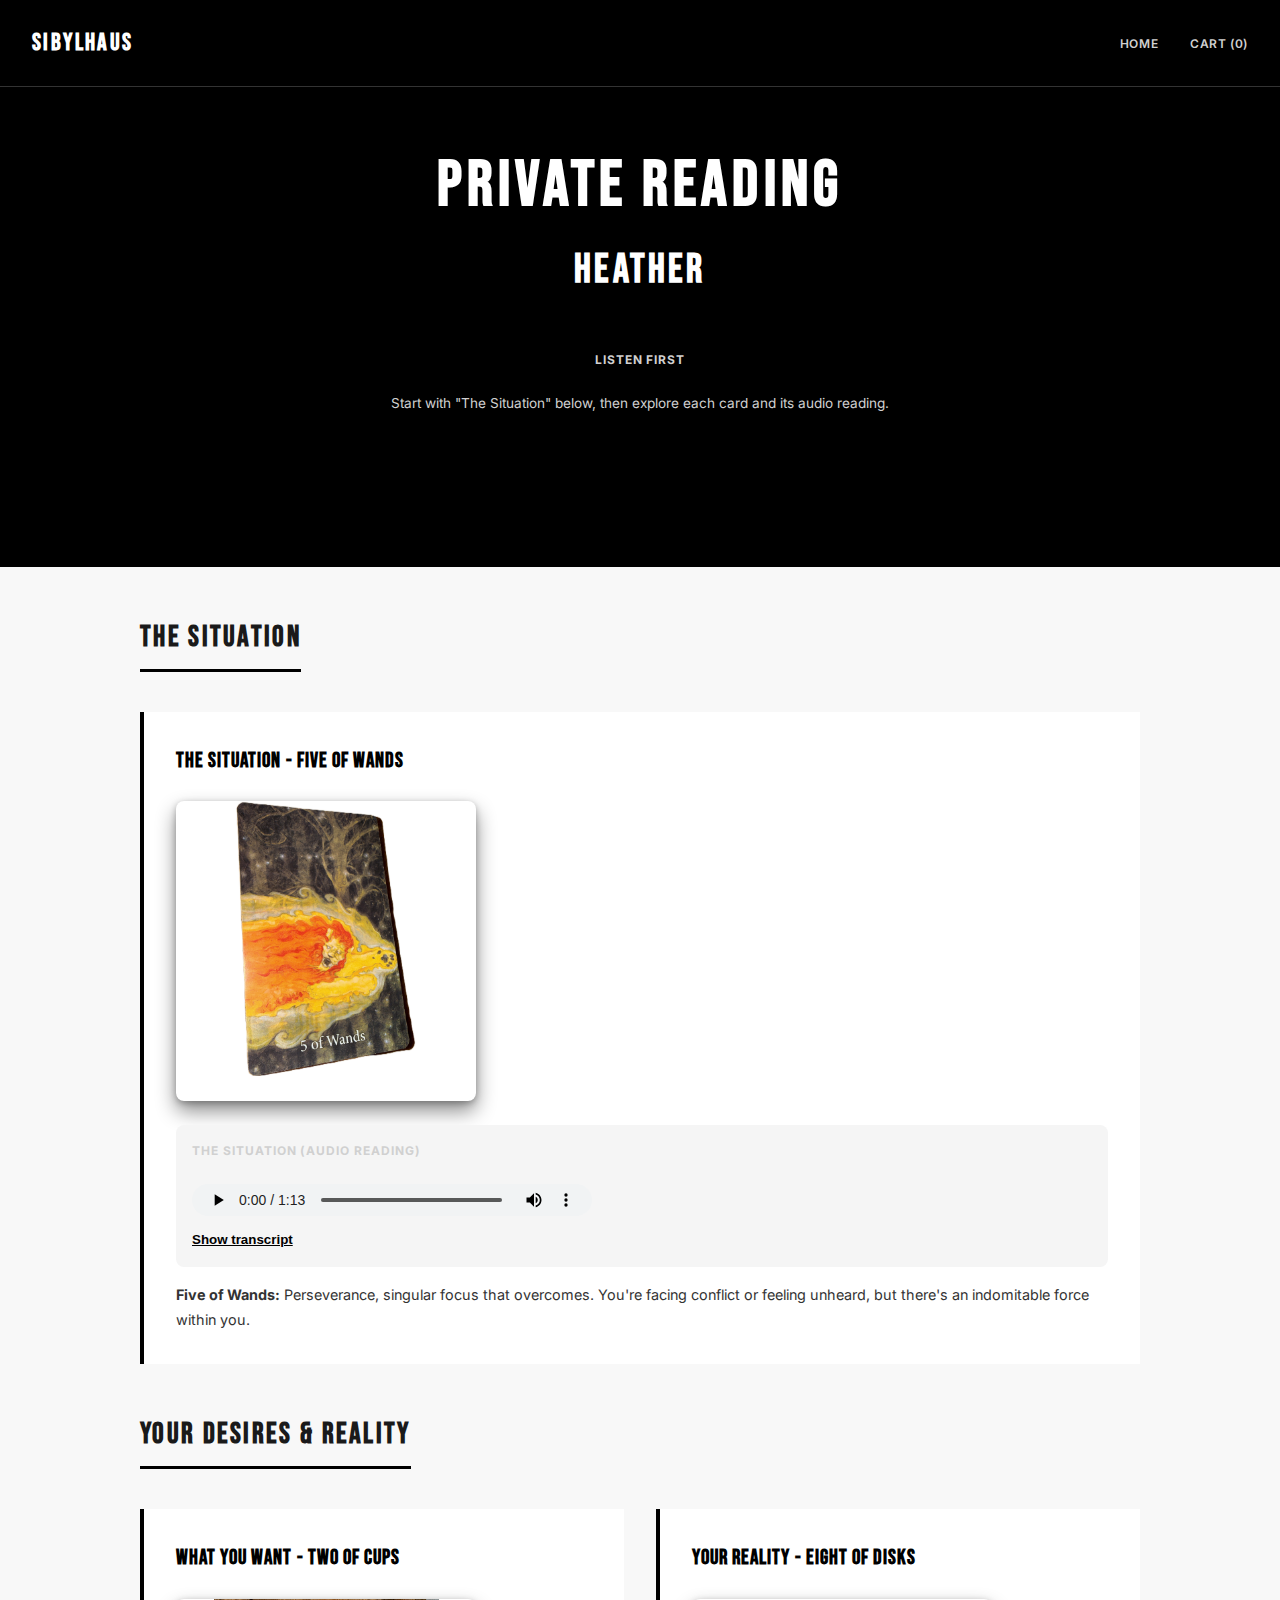
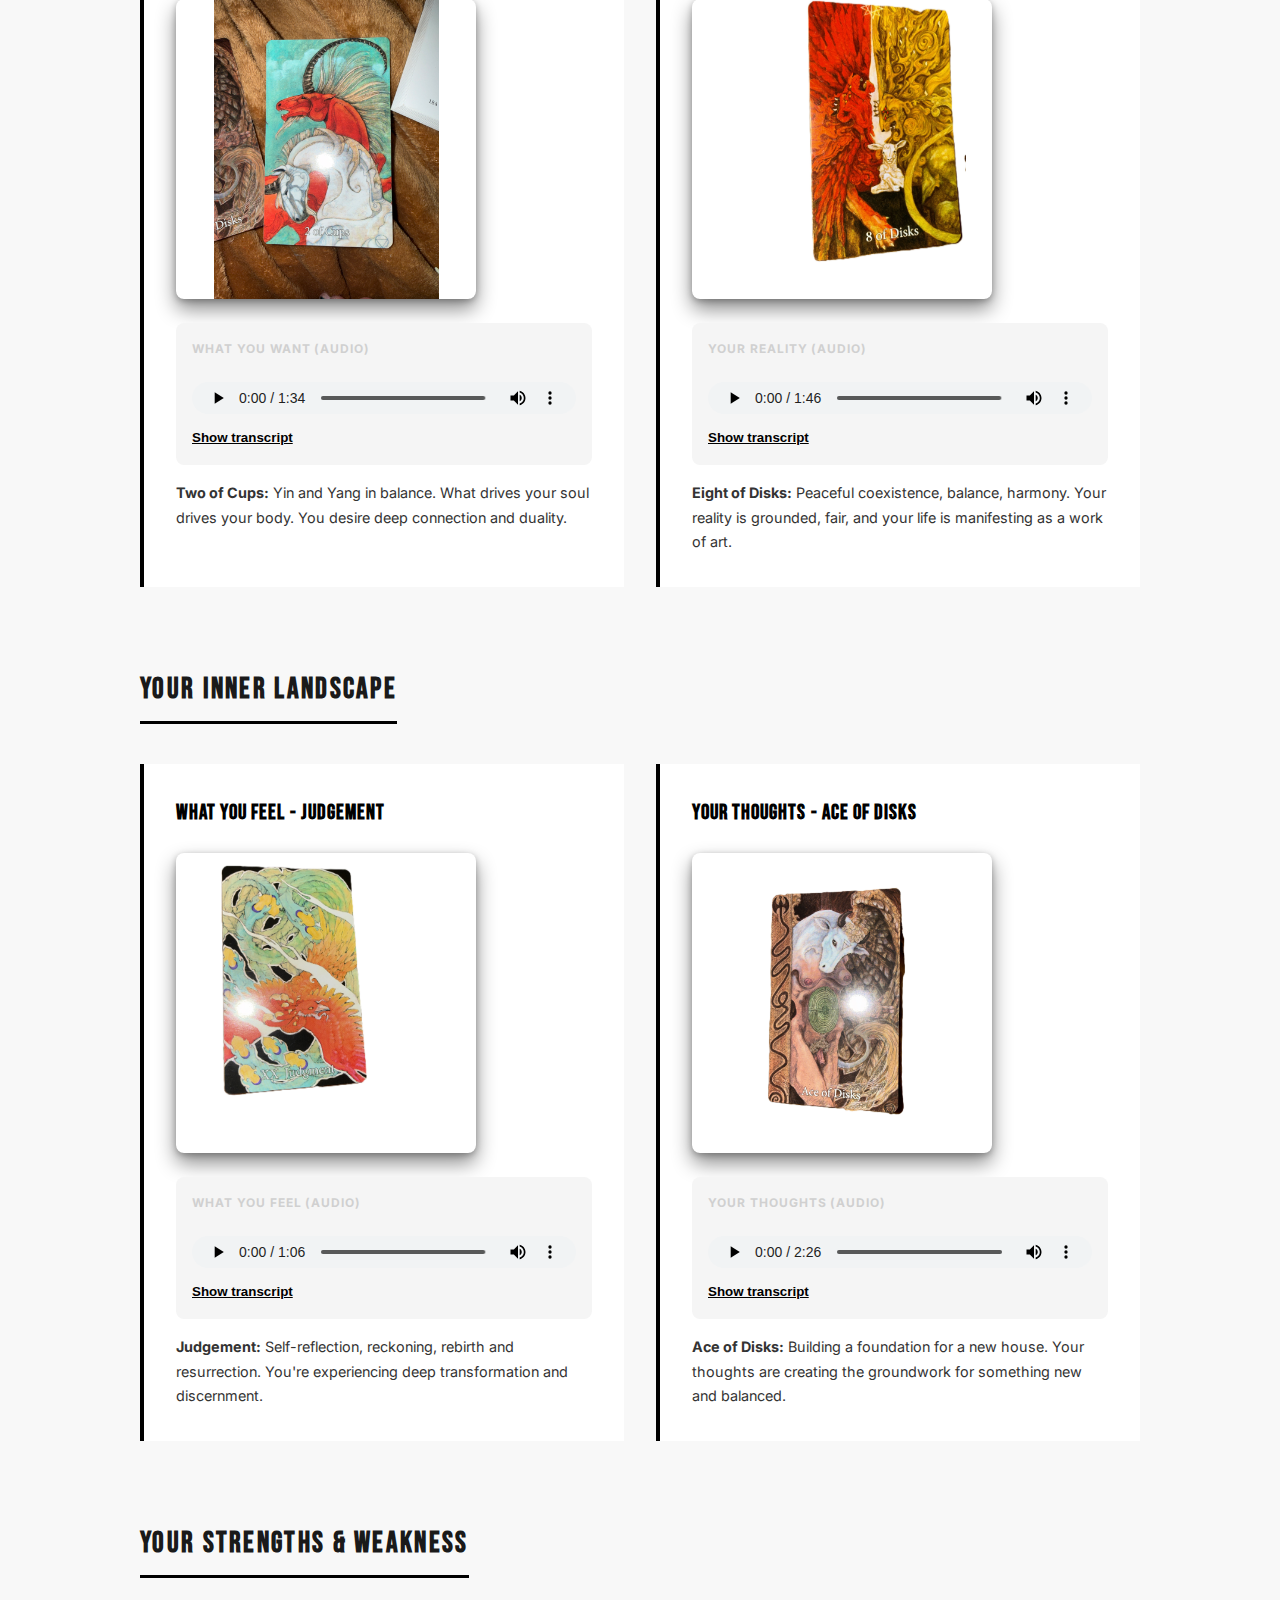
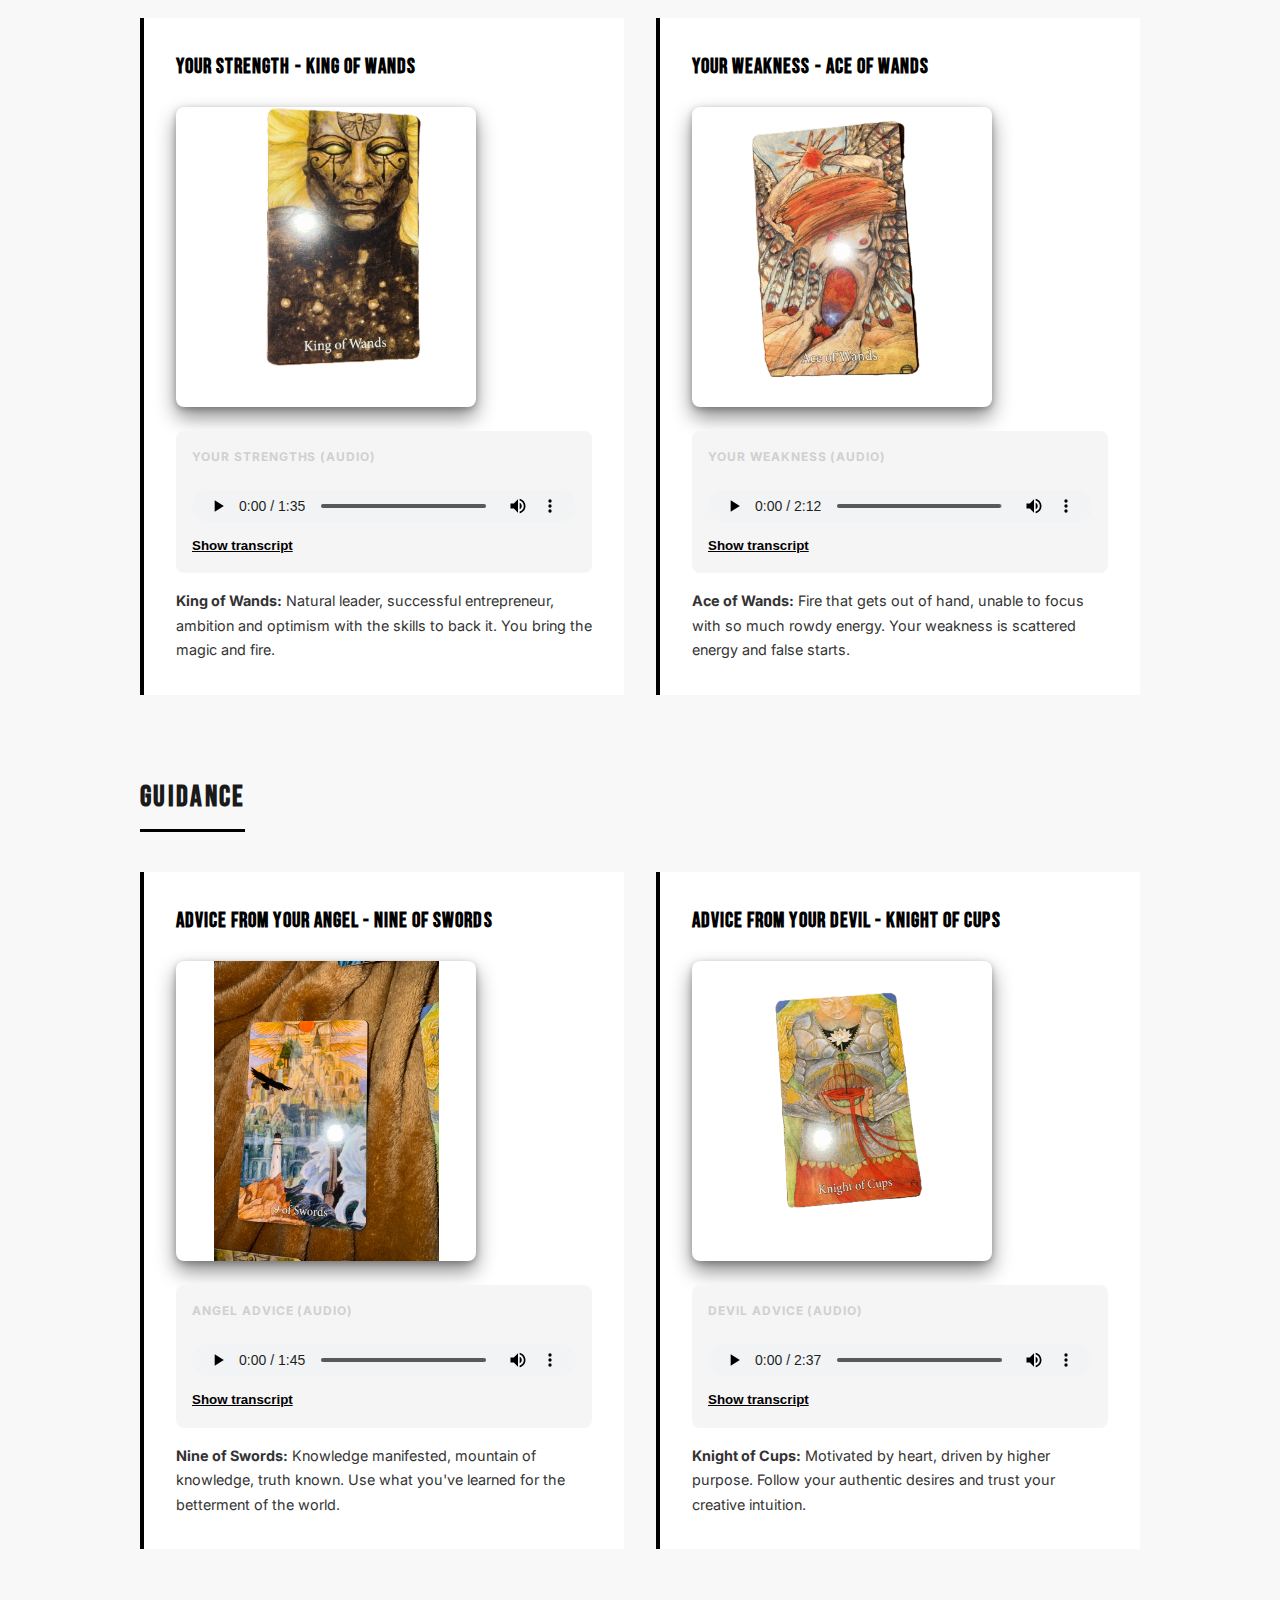
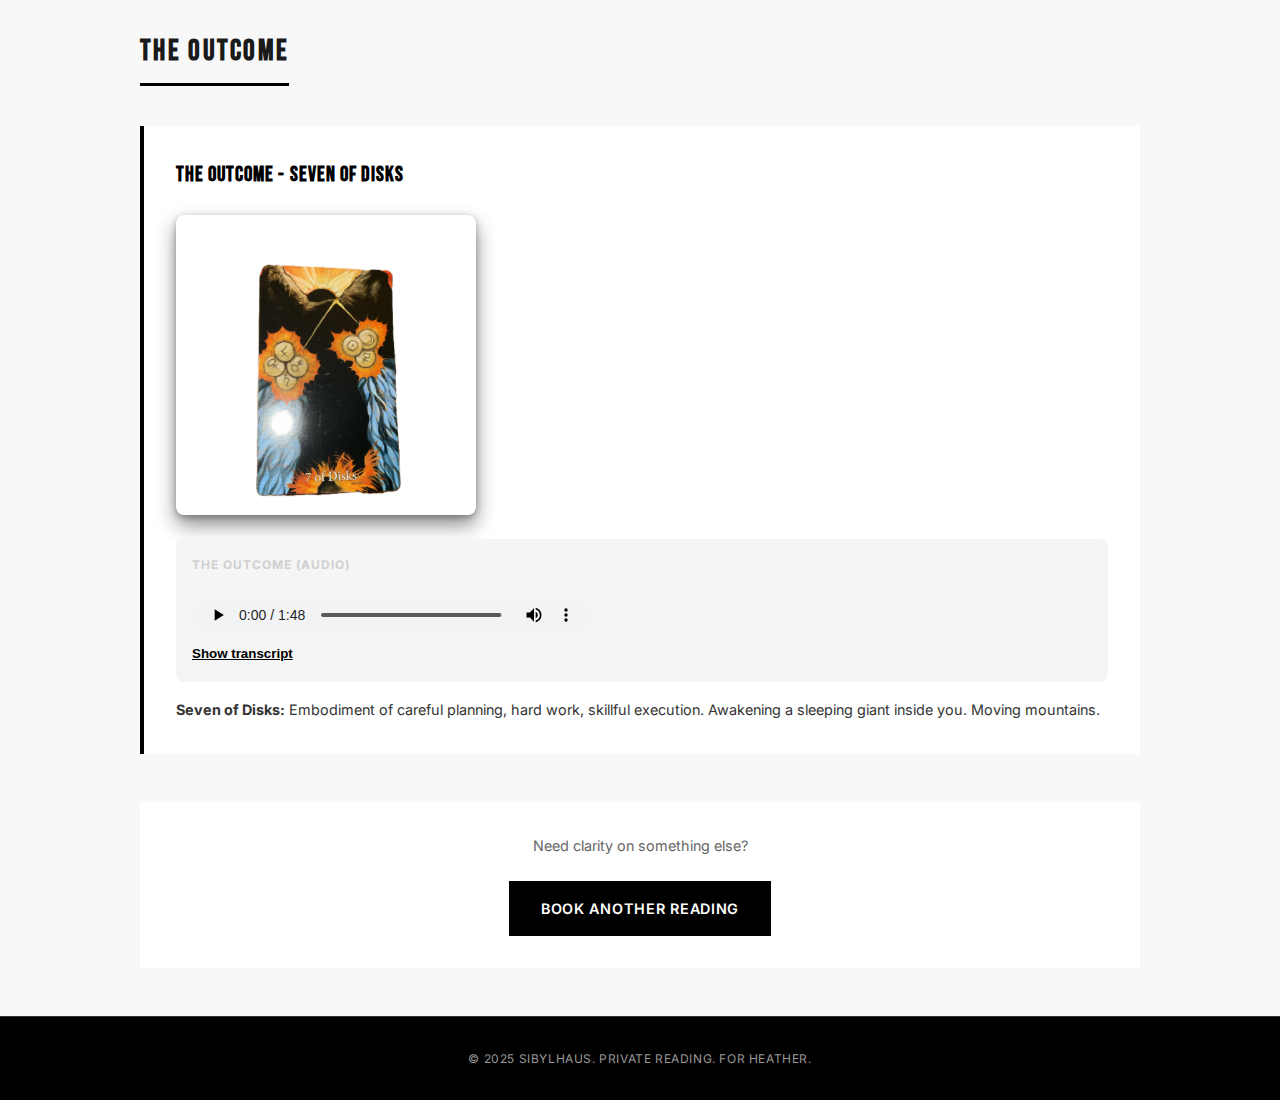
<file: heather/index.html>
<!DOCTYPE html>
<html lang="en">
  <head>
    <meta charset="UTF-8" />
    <meta name="viewport" content="width=device-width, initial-scale=1.0" />
    <title>Sibylhaus | Private Reading for Heather</title>
    <link rel="preconnect" href="https://fonts.gstatic.com" crossorigin />
    <link
      href="https://fonts.googleapis.com/css2?family=Bebas+Neue&family=Inter:wght@300;400;600;700&display=swap"
      rel="stylesheet"
    />
    <style>
      :root {
        --card-image-size: 300px;
      }
      * {
        margin: 0;
        padding: 0;
        box-sizing: border-box;
      }

      body {
        font-family: "Inter", sans-serif;
        background-color: #000000;
        color: #ffffff;
        line-height: 1.6;
      }

      header {
        display: flex;
        justify-content: space-between;
        align-items: center;
        padding: 1.5rem 2rem;
        background-color: #000000;
        border-bottom: 1px solid #333;
      }

      .logo {
        font-family: "Bebas Neue", sans-serif;
        font-size: 1.5rem;
        font-weight: 700;
        letter-spacing: 0.1em;
        color: #ffffff;
      }

      .nav {
        display: flex;
        gap: 2rem;
        font-size: 0.75rem;
        letter-spacing: 0.05em;
        font-weight: 600;
      }

      .nav a {
        color: #d0d0d0;
        text-decoration: none;
        transition: color 0.3s;
      }

      .nav a:hover {
        color: #ffffff;
      }

      .hero {
        background-color: #000000;
        padding: 4rem 2rem;
        text-align: center;
        min-height: 50vh;
        display: flex;
        flex-direction: column;
        justify-content: center;
        align-items: center;
      }

      .hero h1 {
        font-family: "Bebas Neue", sans-serif;
        font-size: 4rem;
        font-weight: 700;
        letter-spacing: 0.08em;
        margin-bottom: 1rem;
        line-height: 1.1;
        text-transform: uppercase;
      }

      .hero h2 {
        font-family: "Bebas Neue", sans-serif;
        font-size: 2.5rem;
        font-weight: 700;
        letter-spacing: 0.08em;
        margin-bottom: 1rem;
        text-transform: uppercase;
      }

      .hero p {
        font-size: 0.95rem;
        color: #d0d0d0;
        margin-bottom: 2rem;
        max-width: 600px;
      }

      .audio-player-container {
        background-color: #000000;
        padding: 2rem;
        text-align: center;
        margin-bottom: 2rem;
      }

      .audio-label {
        font-size: 0.75rem;
        letter-spacing: 0.08em;
        font-weight: 700;
        text-transform: uppercase;
        margin-bottom: 1.5rem;
        color: #d0d0d0;
      }

      audio {
        width: 100%;
        max-width: 400px;
        height: 40px;
      }

      .content-area {
        background-color: #f8f8f8;
        color: #1a1a1a;
        padding: 3rem 2rem;
      }

      .container {
        max-width: 1000px;
        margin: 0 auto;
      }

      section {
        margin-bottom: 3rem;
      }

      section h2 {
        font-family: "Bebas Neue", sans-serif;
        font-size: 1.8rem;
        font-weight: 700;
        letter-spacing: 0.08em;
        text-transform: uppercase;
        margin-bottom: 1rem;
        padding-bottom: 0.5rem;
        border-bottom: 3px solid #000;
        display: inline-block;
      }

      .section-content {
        margin-top: 1.5rem;
      }

      .pattern-text {
        font-size: 0.95rem;
        line-height: 1.8;
        margin-bottom: 1rem;
        color: #333;
      }

      .pattern-text strong {
        font-weight: 700;
        color: #000;
      }

      .grid-2 {
        display: grid;
        grid-template-columns: 1fr 1fr;
        gap: 2rem;
        margin-top: 1.5rem;
      }

      .card {
        background-color: #ffffff;
        padding: 1.5rem;
        border-left: 4px solid #000;
      }

      .card h3 {
        font-family: "Bebas Neue", sans-serif;
        font-size: 1.1rem;
        font-weight: 700;
        letter-spacing: 0.05em;
        text-transform: uppercase;
        margin-bottom: 0.8rem;
        color: #000;
      }

      .card p {
        font-size: 0.9rem;
        line-height: 1.7;
        color: #333;
      }

      .card-with-image {
        background-color: #ffffff;
        padding: 2rem;
        border-left: 4px solid #000;
        margin-bottom: 2rem;
      }

      .card-with-image h3 {
        font-family: "Bebas Neue", sans-serif;
        font-size: 1.3rem;
        font-weight: 700;
        letter-spacing: 0.05em;
        text-transform: uppercase;
        margin-bottom: 1.5rem;
        color: #000;
      }

      .card-image {
        width: var(--card-image-size);
        height: var(--card-image-size);
        display: block;
        margin-bottom: 1.5rem;
        border-radius: 8px;
        object-fit: contain;
        background-color: transparent;
        box-shadow: 0 10px 20px rgba(0, 0, 0, 0.45),
          0 2px 6px rgba(0, 0, 0, 0.25);
      }

      .card-audio {
        background-color: #f5f5f5;
        padding: 1rem;
        border-radius: 8px;
        margin-top: 1rem;
      }

      .card-audio label {
        display: block;
        font-size: 0.75rem;
        letter-spacing: 0.05em;
        font-weight: 600;
        text-transform: uppercase;
        color: #666;
        margin-bottom: 0.75rem;
      }

      .card-audio audio {
        width: 100%;
        height: 32px;
      }

      .transcript-toggle {
        background: transparent;
        border: none;
        color: #000;
        font-weight: 700;
        cursor: pointer;
        padding: 0;
        margin-top: 0.5rem;
        text-decoration: underline;
      }

      .transcript {
        background: #ffffff;
        color: #1a1a1a;
        padding: 1rem;
        border-radius: 6px;
        margin-top: 0.75rem;
        box-shadow: 0 4px 10px rgba(0, 0, 0, 0.08);
      }

      .card-text {
        font-size: 0.9rem;
        line-height: 1.7;
        color: #333;
      }

      .path-box {
        background-color: #ffffff;
        padding: 2rem;
        border-top: 4px solid #000;
      }

      .path-box h3 {
        font-family: "Bebas Neue", sans-serif;
        font-size: 1.3rem;
        font-weight: 700;
        letter-spacing: 0.05em;
        text-transform: uppercase;
        margin-bottom: 1.2rem;
        color: #000;
      }

      .path-box ul {
        list-style: none;
        padding: 0;
      }

      .path-box li {
        font-size: 0.9rem;
        line-height: 1.7;
        margin-bottom: 0.8rem;
        padding-left: 1.5rem;
        position: relative;
        color: #333;
      }

      .path-box li:before {
        content: "→";
        position: absolute;
        left: 0;
        color: #666;
        font-weight: 700;
      }

      .advice-list {
        background-color: #ffffff;
        padding: 2rem;
        border-left: 4px solid #000;
      }

      .advice-list ul {
        list-style: none;
        padding: 0;
      }

      .advice-list li {
        font-size: 0.9rem;
        line-height: 1.8;
        margin-bottom: 1rem;
        padding-left: 1.5rem;
        position: relative;
        color: #333;
      }

      .advice-list li:before {
        content: "•";
        position: absolute;
        left: 0;
        color: #000;
        font-weight: 700;
      }

      .advice-list li:last-child {
        margin-bottom: 0;
      }

      .advice-list strong {
        font-weight: 700;
        color: #000;
      }

      .cta-section {
        text-align: center;
        padding: 2rem;
        background-color: #ffffff;
        margin-top: 2rem;
      }

      .cta-section p {
        font-size: 0.9rem;
        color: #666;
        margin-bottom: 1.5rem;
      }

      .cta-button {
        display: inline-block;
        background-color: #000;
        color: #fff;
        padding: 1rem 2rem;
        font-family: "Inter", sans-serif;
        font-size: 0.9rem;
        font-weight: 600;
        letter-spacing: 0.05em;
        text-transform: uppercase;
        text-decoration: none;
        transition: all 0.3s ease;
      }

      .cta-button:hover {
        background-color: #333;
      }

      footer {
        background-color: #000000;
        text-align: center;
        padding: 2rem;
        border-top: 1px solid #333;
        font-size: 0.75rem;
        color: #999;
        letter-spacing: 0.05em;
        text-transform: uppercase;
      }

      @media (max-width: 768px) {
        .hero h1 {
          font-size: 2.5rem;
        }

        .hero h2 {
          font-size: 1.5rem;
        }

        .grid-2 {
          grid-template-columns: 1fr;
        }

        header {
          flex-direction: column;
          gap: 1rem;
        }

        .nav {
          gap: 1rem;
          font-size: 0.65rem;
        }

        .content-area {
          padding: 2rem 1rem;
        }

        section h2 {
          font-size: 1.3rem;
        }

        .card-image {
          width: calc(var(--card-image-size) * 0.9);
          height: calc(var(--card-image-size) * 0.9);
        }
      }
    </style>
  </head>
  <body>
    <header>
      <div class="logo">SIBYLHAUS</div>
      <nav class="nav" aria-label="Main navigation">
        <a href="/">HOME</a>
        <a href="#">CART (0)</a>
      </nav>
    </header>

    <div class="hero">
      <h1>PRIVATE READING</h1>
      <h2>HEATHER</h2>

      <div class="audio-player-container">
        <div class="audio-label">LISTEN FIRST</div>
        <p style="font-size: 0.85rem; color: #d0d0d0; margin-bottom: 1.5rem">
          Start with "The Situation" below, then explore each card and its audio
          reading.
        </p>
      </div>
    </div>

    <main class="content-area">
      <div class="container">
        <!-- THE SITUATION -->
        <section>
          <h2>THE SITUATION</h2>
          <div class="section-content">
            <div class="card-with-image">
              <h3>The Situation - Five of Wands</h3>
              <img
                src="images/5_of_wands.jpeg"
                alt="Five of Wands"
                class="card-image"
              />
              <div class="card-audio">
                <figure>
                  <figcaption id="situation-audio-label" class="audio-label">
                    The Situation (Audio Reading)
                  </figcaption>
                  <audio
                    controls
                    preload="metadata"
                    aria-labelledby="situation-audio-label"
                  >
                    <source src="audio/the_situation.m4a" type="audio/mp4" />
                    Your browser does not support the audio element. A
                    transcript is available below.
                  </audio>
                </figure>
                <button
                  class="transcript-toggle"
                  aria-expanded="false"
                  aria-controls="transcript-situation"
                >
                  Show transcript
                </button>
                <div id="transcript-situation" class="transcript" hidden>
                  <p>
                    "Okay. Um, I don't know why I was just kept saying card
                    nine. Anyway, card six is the heart of the matter. Okay. Uh
                    it says, this card describes the situation, the matter
                    itself, what brings you here, what is what is this all
                    about? What is the most pressing issue? The five of wands.
                    Um, not being heard, argument. Uh, I just want to mention,
                    you'll be able to see this card obviously whenever you're
                    listening to this, but like Sean mentioned that this looks
                    like this tiger is flying through the air, which I thought
                    was hilarious and looks like it's he's right about that. I
                    don't really know if that's what's happening, but anyhow,
                    um, let's see. Five of wands. She says it means
                    perseverance, indomitable, unyielding, invincible,
                    unrelenting, um, singular focus that overcomes, uh, tip of
                    the spear. Okay. Then reverse is beaten, discouraged,
                    dispirited, loss of confidence, fatigue, overworked, running
                    ragged, tired, flagging, spent, surrender, give up."
                  </p>
                </div>
              </div>
              <p class="card-text" style="margin-top: 1rem">
                <strong>Five of Wands:</strong> Perseverance, singular focus
                that overcomes. You're facing conflict or feeling unheard, but
                there's an indomitable force within you.
              </p>
            </div>
          </div>
        </section>

        <!-- YOUR DESIRES & REALITY -->
        <section>
          <h2>YOUR DESIRES & REALITY</h2>
          <div class="grid-2 section-content">
            <div class="card-with-image">
              <h3>What You Want - Two of Cups</h3>
              <img
                src="images/2_of_cups.jpeg"
                alt="Two of Cups"
                class="card-image"
              />
              <div class="card-audio">
                <figure>
                  <figcaption
                    id="what-you-want-audio-label"
                    class="audio-label"
                  >
                    What You Want (Audio)
                  </figcaption>
                  <audio
                    controls
                    preload="metadata"
                    aria-labelledby="what-you-want-audio-label"
                  >
                    <source src="audio/what_you_want.m4a" type="audio/mp4" />
                    Your browser does not support the audio element. A
                    transcript is available below.
                  </audio>
                </figure>
                <button
                  class="transcript-toggle"
                  aria-expanded="false"
                  aria-controls="transcript-what-you-want"
                >
                  Show transcript
                </button>
                <div id="transcript-what-you-want" class="transcript" hidden>
                  <p>
                    "Okay, for position one, what you want, your libido, where
                    your energy is being directed, your desire, your passion,
                    what you hope and want from the matter. And it's the two of
                    cups. And actually, let me think. So this book, I I read the
                    two of cups already in here and I feel like it's got
                    something insightful. Let me look. Um, twos. Uh, let me see
                    what it says here. I'll insert a photo of the card, but it
                    says, um, let's see what it says. Let me see. I thought
                    there was something good in here. Uh, um, um, um, um. Forget
                    it. It's oh, okay, it's talking about Yin and Yang inside
                    matched by being matched by okay. What drives our soul
                    drives our body. The Yin and Yang inside are matched by our
                    mate on the outside. The whole universe is driven on duality
                    and the tension between opposites without which there would
                    only be one, which I think is very interesting. Um, anyway,
                    and aside from that, the two of cups is what we know it to
                    be. And then the second position is for erg. Um, let me
                    actually"
                  </p>
                </div>
              </div>
              <p class="card-text" style="margin-top: 1rem">
                <strong>Two of Cups:</strong> Yin and Yang in balance. What
                drives your soul drives your body. You desire deep connection
                and duality.
              </p>
            </div>
            <div class="card-with-image">
              <h3>Your Reality - Eight of Disks</h3>
              <img
                src="images/8_of_disks.jpeg"
                alt="Eight of Disks"
                class="card-image"
              />
              <div class="card-audio">
                <figure>
                  <figcaption id="your-reality-audio-label" class="audio-label">
                    Your Reality (Audio)
                  </figcaption>
                  <audio
                    controls
                    preload="metadata"
                    aria-labelledby="your-reality-audio-label"
                  >
                    <source src="audio/your_reality.m4a" type="audio/mp4" />
                    Your browser does not support the audio element. A
                    transcript is available below.
                  </audio>
                </figure>
                <button
                  class="transcript-toggle"
                  aria-expanded="false"
                  aria-controls="transcript-your-reality"
                >
                  Show transcript
                </button>
                <div id="transcript-your-reality" class="transcript" hidden>
                  <p>
                    "Okay, next card is for what your reality what the reality
                    is. Says the fiscal reality of the matter, the direction and
                    trend as it is going right now if nothing were to be
                    changed. And you have the eight of discs and it looks like
                    so the picture you'll see. I'll post it below this
                    obviously, but so there's a little lamb in between two looks
                    like um they're some sort of large cat, I would say. Anyway,
                    they look pretty like upset or vicious and then there's a
                    little lamb sitting in between them, but he's fine. He's
                    totally chilling. So, yeah, that's interesting. And then
                    eight of discs natively means what? What is this your
                    reality? Perfecting perfection ism or perfecting uh honing
                    in on your craft or like just work. Anyway, I fuck if I know
                    obviously. Eight of discs is actually according to Mariel,
                    it is is this it? Nope, this one is it? Nope. What? I missed
                    it. Okay, sorry. It is this one? Yeah. Um peaceful
                    coexistence, fairness, justice, harmony, balance, be in the
                    present moment, be present in the moment. The manifestation
                    of your life as a work of art. Reverse is absent. That's
                    interesting. But I'm not reading this reverse for you. I
                    just find her interpretations interesting. Next"
                  </p>
                </div>
              </div>
              <p class="card-text" style="margin-top: 1rem">
                <strong>Eight of Disks:</strong> Peaceful coexistence, balance,
                harmony. Your reality is grounded, fair, and your life is
                manifesting as a work of art.
              </p>
            </div>
          </div>
        </section>

        <!-- YOUR INNER LANDSCAPE -->
        <section>
          <h2>YOUR INNER LANDSCAPE</h2>
          <div class="grid-2 section-content">
            <div class="card-with-image">
              <h3>What You Feel - Judgement</h3>
              <img
                src="images/judgement.jpeg"
                alt="Judgement"
                class="card-image"
              />
              <div class="card-audio">
                <figure>
                  <figcaption
                    id="what-you-feel-audio-label"
                    class="audio-label"
                  >
                    What You Feel (Audio)
                  </figcaption>
                  <audio
                    controls
                    preload="metadata"
                    aria-labelledby="what-you-feel-audio-label"
                  >
                    <source src="audio/what_you_feel.m4a" type="audio/mp4" />
                    Your browser does not support the audio element. A
                    transcript is available below.
                  </audio>
                </figure>
                <button
                  class="transcript-toggle"
                  aria-expanded="false"
                  aria-controls="transcript-what-you-feel"
                >
                  Show transcript
                </button>
                <div id="transcript-what-you-feel" class="transcript" hidden>
                  <p>
                    "Okay, so the third position is what you feel. You got
                    judgment here. That's probably pretty self-explanatory. So,
                    if we're not just using the word judgment straight up, we
                    could say self-reflection, um, reckoning, which, um, that's
                    a good one, I guess, probably for what you feel, reckoning.
                    Let me see if she's got anything worth mentioning in here.
                    Erg, judgment. It says, just kidding, there's so much in
                    here. I'm not reading all that. I'll just read the little.
                    All right. Um, she talks about Metatron, it looks like. And,
                    uh, also, um, rebirth and resurrection after annihilation,
                    life after death, reincarnation, reboot, restart, reinvent,
                    rebrand. Oh my gosh, it's like those, um, retrograde things
                    you were reading. Um, good judgment and discernment,
                    redemption. Beautiful, wonderful"
                  </p>
                </div>
              </div>
              <p class="card-text" style="margin-top: 1rem">
                <strong>Judgement:</strong> Self-reflection, reckoning, rebirth
                and resurrection. You're experiencing deep transformation and
                discernment.
              </p>
            </div>
            <div class="card-with-image">
              <h3>Your Thoughts - Ace of Disks</h3>
              <img
                src="images/ace_of_disks.jpeg"
                alt="Ace of Disks"
                class="card-image"
              />
              <div class="card-audio">
                <figure>
                  <figcaption
                    id="your-thoughts-audio-label"
                    class="audio-label"
                  >
                    Your Thoughts (Audio)
                  </figcaption>
                  <audio
                    controls
                    preload="metadata"
                    aria-labelledby="your-thoughts-audio-label"
                  >
                    <source
                      src="audio/what_your_thoughts_are.m4a"
                      type="audio/mp4"
                    />
                    Your browser does not support the audio element. A
                    transcript is available below.
                  </audio>
                </figure>
                <button
                  class="transcript-toggle"
                  aria-expanded="false"
                  aria-controls="transcript-your-thoughts"
                >
                  Show transcript
                </button>
                <div id="transcript-your-thoughts" class="transcript" hidden>
                  <p>
                    "Okay. What you know, this is what your thoughts are, this
                    is what your thoughts on the matter are, your ideas, your
                    plans. Ace of Disks. So, an opportunity, right? A you
                    probably know what Okay. Oh, it's what you know. Okay, um,
                    let me just I'm interested in this book because it's new,
                    but anyway, there was there is definitely there are
                    definitely parts where this bitch gets really weird about
                    what she's talking about. But you'll well see if that
                    happens. I don't think it's going to happen to you unless
                    she gets weird about this king up here. It's just like this
                    isn't related obviously, but like I forgot which card it
                    was, but she talks about like that somebody spreads the high
                    priestess's legs and fucks her and uh and that becomes oh, I
                    don't know. He fucks the earth and that's how that works.
                    Anyway, what the fuck? I I'll have to find that to show you.
                    I shouldn't have ruined or messed up this by saying that.
                    But it's actually insane. She also says the word masturbate
                    in here. So it's like what what are you talking about? Mary
                    L. okay, moving on to your reading. So Ace of Disks, there
                    she is. Um, it says, um, Wow, she's got a lot to say. Uh,
                    what in the hell? So, what? Um, she's kind of crazy. Anyway,
                    uh there's something about an owl here. I'll just say that.
                    Okay, no, that's an acronym, but still. She says this is
                    okay, building a foundation for a new house. Okay, that's
                    all I needed to see. Um, job or health, a balanced
                    foundation, a balanced team, ground floor, listen to what
                    your body is saying, discovery of a new strength, beginning
                    the journey through the maze of life. Um, I haven't none of
                    these are upside down. But if just so you know, the reverse
                    is uh interesting. So it's a maze, illness or prison, one
                    must find their way out of bad food, lack of foundation,
                    strength yet to be discovered if you ever needed to know
                    that. I think she made this up"
                  </p>
                </div>
              </div>
              <p class="card-text" style="margin-top: 1rem">
                <strong>Ace of Disks:</strong> Building a foundation for a new
                house. Your thoughts are creating the groundwork for something
                new and balanced.
              </p>
            </div>
          </div>
        </section>

        <!-- YOUR STRENGTHS & WEAKNESS -->
        <section>
          <h2>YOUR STRENGTHS & WEAKNESS</h2>
          <div class="grid-2 section-content">
            <div class="card-with-image">
              <h3>Your Strength - King of Wands</h3>
              <img
                src="images/king_of_wands.jpeg"
                alt="King of Wands"
                class="card-image"
              />
              <div class="card-audio">
                <figure>
                  <figcaption
                    id="your-strengths-audio-label"
                    class="audio-label"
                  >
                    Your Strengths (Audio)
                  </figcaption>
                  <audio
                    controls
                    preload="metadata"
                    aria-labelledby="your-strengths-audio-label"
                  >
                    <source src="audio/your_strengths.m4a" type="audio/mp4" />
                    Your browser does not support the audio element. A
                    transcript is available below.
                  </audio>
                </figure>
                <button
                  class="transcript-toggle"
                  aria-expanded="false"
                  aria-controls="transcript-your-strengths"
                >
                  Show transcript
                </button>
                <div id="transcript-your-strengths" class="transcript" hidden>
                  <p>
                    "Okay, then the your strength. This is the strength your
                    strengths and skills that you now must use to overcome
                    whatever obstacles you're facing. This is what you will use
                    to take action. This act this is the action you must take.
                    And it's the King of Wands. Okay, okay. So, Okay, let's see
                    what she says. Uh, where are the kings? Oops. King Wait,
                    where are they? Where are these court cards at? Um Where are
                    you guys? Uh Okay, here they are. King of Wands says Oh, the
                    Queen of Disks is so beautiful. I've got to show you. Um Ew,
                    fuck. The king's not, sorry. Running into an obstacle there.
                    King of Wands, action you must take. Natural leader,
                    director, boss, manager, ruler, successful entrepreneur,
                    success in career and business, um, ambition and optimism,
                    and the skills to use it, pride, dignity, maturity,
                    experience, self-respect, self-esteem, personal worth,
                    someone who brings the magic and the fire. Oh my God, that's
                    you. That's you. That's you. Oh my God, that is you already.
                    Well, so great. You're doing great"
                  </p>
                </div>
              </div>
              <p class="card-text" style="margin-top: 1rem">
                <strong>King of Wands:</strong> Natural leader, successful
                entrepreneur, ambition and optimism with the skills to back it.
                You bring the magic and fire.
              </p>
            </div>
            <div class="card-with-image">
              <h3>Your Weakness - Ace of Wands</h3>
              <img
                src="images/ace_of_wands.jpeg"
                alt="Ace of Wands"
                class="card-image"
              />
              <div class="card-audio">
                <figure>
                  <figcaption
                    id="your-weakness-audio-label"
                    class="audio-label"
                  >
                    Your Weakness (Audio)
                  </figcaption>
                  <audio
                    controls
                    preload="metadata"
                    aria-labelledby="your-weakness-audio-label"
                  >
                    <source src="audio/your_weakness.m4a" type="audio/mp4" />
                    Your browser does not support the audio element. A
                    transcript is available below.
                  </audio>
                </figure>
                <button
                  class="transcript-toggle"
                  aria-expanded="false"
                  aria-controls="transcript-your-weakness"
                >
                  Show transcript
                </button>
                <div id="transcript-your-weakness" class="transcript" hidden>
                  <p>
                    "I keep on recording myself even though I find myself very
                    annoying. Maybe I can just pull the extract the audio and
                    put the fucking point. Your weakness in the matter is card
                    five and it is a Ace of Wands. So I would think that would
                    be something like um falling victim to the spark of
                    something new or um the initial spark of anything or or you
                    know what Mariel says which is and also the picture is not
                    really helping me. The picture looks hurt. Like this picture
                    harms me to view because you'll see and I mean also I
                    apologize about the dicks. I should have done so in advance,
                    but it looks like her belly's all cut out and their their
                    hands hurt. Like their hands and fingers are all fucking
                    fucked up. Anyway, let's see what she says. An Ace of Wands
                    is Ace of Wands. Don't you love a reading where the person's
                    going to look at the book for every Sorry, you know, I'm
                    just doing this because obviously. Moving on going to the
                    Ace of Wands. I guess I don't have to continue talking as I
                    search. This is cute. It's got a little quote at the
                    beginning that says the privilege of a lifetime is being who
                    you are by Joseph Campbell. Upright initiating energy, pure
                    untamed energy and libido, creative potential, divine spark,
                    dynamic, vitality, creative energy, and unbounding
                    enthusiasm, the courage to accept a new challenge, a good
                    start. Okay, that makes sense, right? Um oh, I love these
                    reverse meetings. Reverses fire that gets out of hand. Wow.
                    Oh my God, that's a good one. Um unable to focus with so
                    much rowdy energy. Anyway, or a bad start, just a bad start.
                    That makes a lot of sense"
                  </p>
                </div>
              </div>
              <p class="card-text" style="margin-top: 1rem">
                <strong>Ace of Wands:</strong> Fire that gets out of hand,
                unable to focus with so much rowdy energy. Your weakness is
                scattered energy and false starts.
              </p>
            </div>
          </div>
        </section>

        <!-- GUIDANCE -->
        <section>
          <h2>GUIDANCE</h2>
          <div class="grid-2 section-content">
            <div class="card-with-image">
              <h3>Advice from Your Angel - Nine of Swords</h3>
              <img
                src="images/9_of_swords.jpeg"
                alt="Nine of Swords"
                class="card-image"
              />
              <div class="card-audio">
                <figure>
                  <figcaption id="angel-advice-audio-label" class="audio-label">
                    Angel Advice (Audio)
                  </figcaption>
                  <audio
                    controls
                    preload="metadata"
                    aria-labelledby="angel-advice-audio-label"
                  >
                    <source
                      src="audio/advice_from_your_angel.m4a"
                      type="audio/mp4"
                    />
                    Your browser does not support the audio element. A
                    transcript is available below.
                  </audio>
                </figure>
                <button
                  class="transcript-toggle"
                  aria-expanded="false"
                  aria-controls="transcript-angel-advice"
                >
                  Show transcript
                </button>
                <div id="transcript-angel-advice" class="transcript" hidden>
                  <p>
                    "Okay, so next we have the advice from your angel. The angel
                    on your other shoulder. Oh shit, sorry. Um telling you what
                    is right and good. This shouldn't be disregarded. Fuck. As
                    boring or leading you away from fun. It has its own wisdom
                    too and its specialty is allowing you to exist in a society
                    where people have respect for each other, love and take care
                    of each other. You can also see this as logic. This card
                    will tell you how you can do the right thing in this
                    situation, take the high road and be responsive to other
                    people's needs. Okay. It's the nine of Swords. So nine of
                    Swords says, that was a nine for sure. Nine. There we go,
                    right here. Okay. Um let's see. It says, accomplishments
                    coming home, bringing back what you have learned, written
                    record. I don't know where she came up with this, but I
                    don't mind it. Mountain of knowledge, library, knowledge
                    base, ideas realized, knowledge manifested, truth known.
                    Sorry, you texted me answer. Okay, sorry. Using what you
                    have learned for the betterment of the world. The reversed
                    says gatekeeper, protect what? Test your worth, test your
                    metal, m e t t l e. Argue your points, demonstrate your
                    character, getting crushed on the rocks and rolled in the
                    surf, but proving yourself. What? Okay, that's a little
                    outlandish"
                  </p>
                </div>
              </div>
              <p class="card-text" style="margin-top: 1rem">
                <strong>Nine of Swords:</strong> Knowledge manifested, mountain
                of knowledge, truth known. Use what you've learned for the
                betterment of the world.
              </p>
            </div>
            <div class="card-with-image">
              <h3>Advice from Your Devil - Knight of Cups</h3>
              <img
                src="images/knight_of_cups.jpeg"
                alt="Knight of Cups"
                class="card-image"
              />
              <div class="card-audio">
                <figure>
                  <figcaption id="devil-advice-audio-label" class="audio-label">
                    Devil Advice (Audio)
                  </figcaption>
                  <audio
                    controls
                    preload="metadata"
                    aria-labelledby="devil-advice-audio-label"
                  >
                    <source
                      src="audio/advice_from_your_devil.m4a"
                      type="audio/mp4"
                    />
                    Your browser does not support the audio element. A
                    transcript is available below.
                  </audio>
                </figure>
                <button
                  class="transcript-toggle"
                  aria-expanded="false"
                  aria-controls="transcript-devil-advice"
                >
                  Show transcript
                </button>
                <div id="transcript-devil-advice" class="transcript" hidden>
                  <p>
                    "Next up, we have the card that is advice from your devil.
                    You can imagine it as the little devil sitting on your
                    shoulder trying to tempt you into wickedness. There is an
                    aspect of you though that is somewhat selfish and just wants
                    to satisfy its own desires. While it can be disagreeable to
                    other people or society, it also gives energy and drive to
                    your being. Often it has a subtle wisdom that is congruent
                    with the natural ebbs and flows of nature. It should never
                    be discarded, only balanced. You can also see this as
                    creativity. This card will tell you what is best for you,
                    what will satisfy you and your desires. No pressure. Um, it
                    is the Knight of Cups. And I don't even care what I have to
                    say anymore. I just want to look at the book because anyway,
                    Knight of Cups says, for some reason I feel to read this
                    first sentence. The hanged man is number 12 like the knights
                    and while the body is bound, the soul is free to roam and
                    play. Hmm. Hmm. Okay. Anyway, uh she mentions the last
                    supper. So going forward, let me get to the these faster.
                    Motivated by heart, driven by higher purpose and calling,
                    clean, pure, and not ruled by ego, authentic, a full cup, a
                    full heart. And since this is the devil, I'm going to
                    definitely read the reverse, which is inauthentic, dry,
                    wasted, blighted. I don't know if that word means. Hey
                    Google, define b l i g h t e d. Google Assistant Blighted
                    describes something affected by a condition that causes it
                    to wither or become weakened. Unknown Speaker A Something
                    affected by a condition that makes it wither. Fuck. Hey
                    Google, volume up. Hey Google, can you repeat that, please?
                    So sorry. Hey Google, define blighted. Google Assistant
                    Blighted means something is suffering from a disease or
                    condition that causes it to decay, spoil, or become run
                    down... Unknown Speaker A That's not the best thing I've
                    ever heard. Anyway, that's did I finish? Oh yeah, blighted
                    and then uh desert, cold, empty heart. this is the reverse
                    interpretation. Emotionally draining or emotionally drained,
                    also an empty cup. Okay. So interesting. Uh nine okay,
                    sorry. I just read"
                  </p>
                </div>
              </div>
              <p class="card-text" style="margin-top: 1rem">
                <strong>Knight of Cups:</strong> Motivated by heart, driven by
                higher purpose. Follow your authentic desires and trust your
                creative intuition.
              </p>
            </div>
          </div>
        </section>

        <!-- THE OUTCOME -->
        <section>
          <h2>THE OUTCOME</h2>
          <div class="section-content">
            <div class="card-with-image">
              <h3>The Outcome - Seven of Disks</h3>
              <img
                src="images/7_of_disks.jpeg"
                alt="Seven of Disks"
                class="card-image"
              />
              <div class="card-audio">
                <figure>
                  <figcaption id="outcome-audio-label" class="audio-label">
                    The Outcome (Audio)
                  </figcaption>
                  <audio
                    controls
                    preload="metadata"
                    aria-labelledby="outcome-audio-label"
                  >
                    <source src="audio/outcome.m4a" type="audio/mp4" />
                    Your browser does not support the audio element. A
                    transcript is available below.
                  </audio>
                </figure>
                <button
                  class="transcript-toggle"
                  aria-expanded="false"
                  aria-controls="transcript-outcome"
                >
                  Show transcript
                </button>
                <div id="transcript-outcome" class="transcript" hidden>
                  <p>
                    "And the last card is to show you the final outcome, of
                    course. Um, this is what will happen if things continue the
                    way they are presently on course to go. So I'll stop there
                    with that. And then, um, oh fuck. Sorry, I'm sitting
                    cross-legged on my bed and it's not really driving with me.
                    Okay, next. So, we're going to look at the Seven of Disks.
                    This is actually a really pretty looking card. But we'll see
                    what she comes up with for that. I mean, why don't we just
                    make up all the meanings for all the cards? Why not? Um,
                    seven, do you know that Mary L, I'm sure you know. Her name,
                    she gave herself that name because she's like researched all
                    the Archangels and it's like Michael, Uriel, and she was
                    like, Mary L. Anyway. So, Seven of Disks, the final outcome.
                    Okay. Embodiment, this is upright, embodiment of careful
                    planning, hard work, and skillful execution. Um, execution
                    of your intent and pre-will. That seems kind of vague.
                    Greatness, moving mountains, awakening or awaken a sleeping
                    giant inside you. Okay? Inside you. Anyway, stumble, okay,
                    reversed. stumble, fall, crash and burn, stumble many times,
                    get up stronger. I guess for that one I should be able to
                    tell you whether it's reversed or upright. But any who, this
                    is very fun. Uh, I'm might, um, Oh, yeah. Bottom of the deck
                    is the Eight of Cups and the bottom bottom is the Seven of
                    Swords. Hmm"
                  </p>
                </div>
              </div>
              <p class="card-text" style="margin-top: 1rem">
                <strong>Seven of Disks:</strong> Embodiment of careful planning,
                hard work, skillful execution. Awakening a sleeping giant inside
                you. Moving mountains.
              </p>
            </div>
          </div>
        </section>

        <!-- CTA -->
        <div class="cta-section">
          <p>Need clarity on something else?</p>
          <a
            href="https://www.etsy.com/shop/Sibylhaus"
            class="cta-button"
            target="_blank"
            rel="noopener noreferrer"
            >Book Another Reading</a
          >
        </div>
      </div>
    </main>

    <footer>
      <p>&copy; 2025 Sibylhaus. Private reading. For Heather.</p>
    </footer>
    <script>
      (function () {
        const toggles = document.querySelectorAll(".transcript-toggle");
        toggles.forEach((btn) => {
          btn.addEventListener("click", () => {
            const id = btn.getAttribute("aria-controls");
            const el = document.getElementById(id);
            if (!el) return;
            const isHidden = el.hasAttribute("hidden");
            if (isHidden) {
              el.removeAttribute("hidden");
              btn.setAttribute("aria-expanded", "true");
              btn.textContent = "Hide transcript";
            } else {
              el.setAttribute("hidden", "");
              btn.setAttribute("aria-expanded", "false");
              btn.textContent = "Show transcript";
            }
          });
        });
      })();
    </script>
  </body>
</html>
</file>
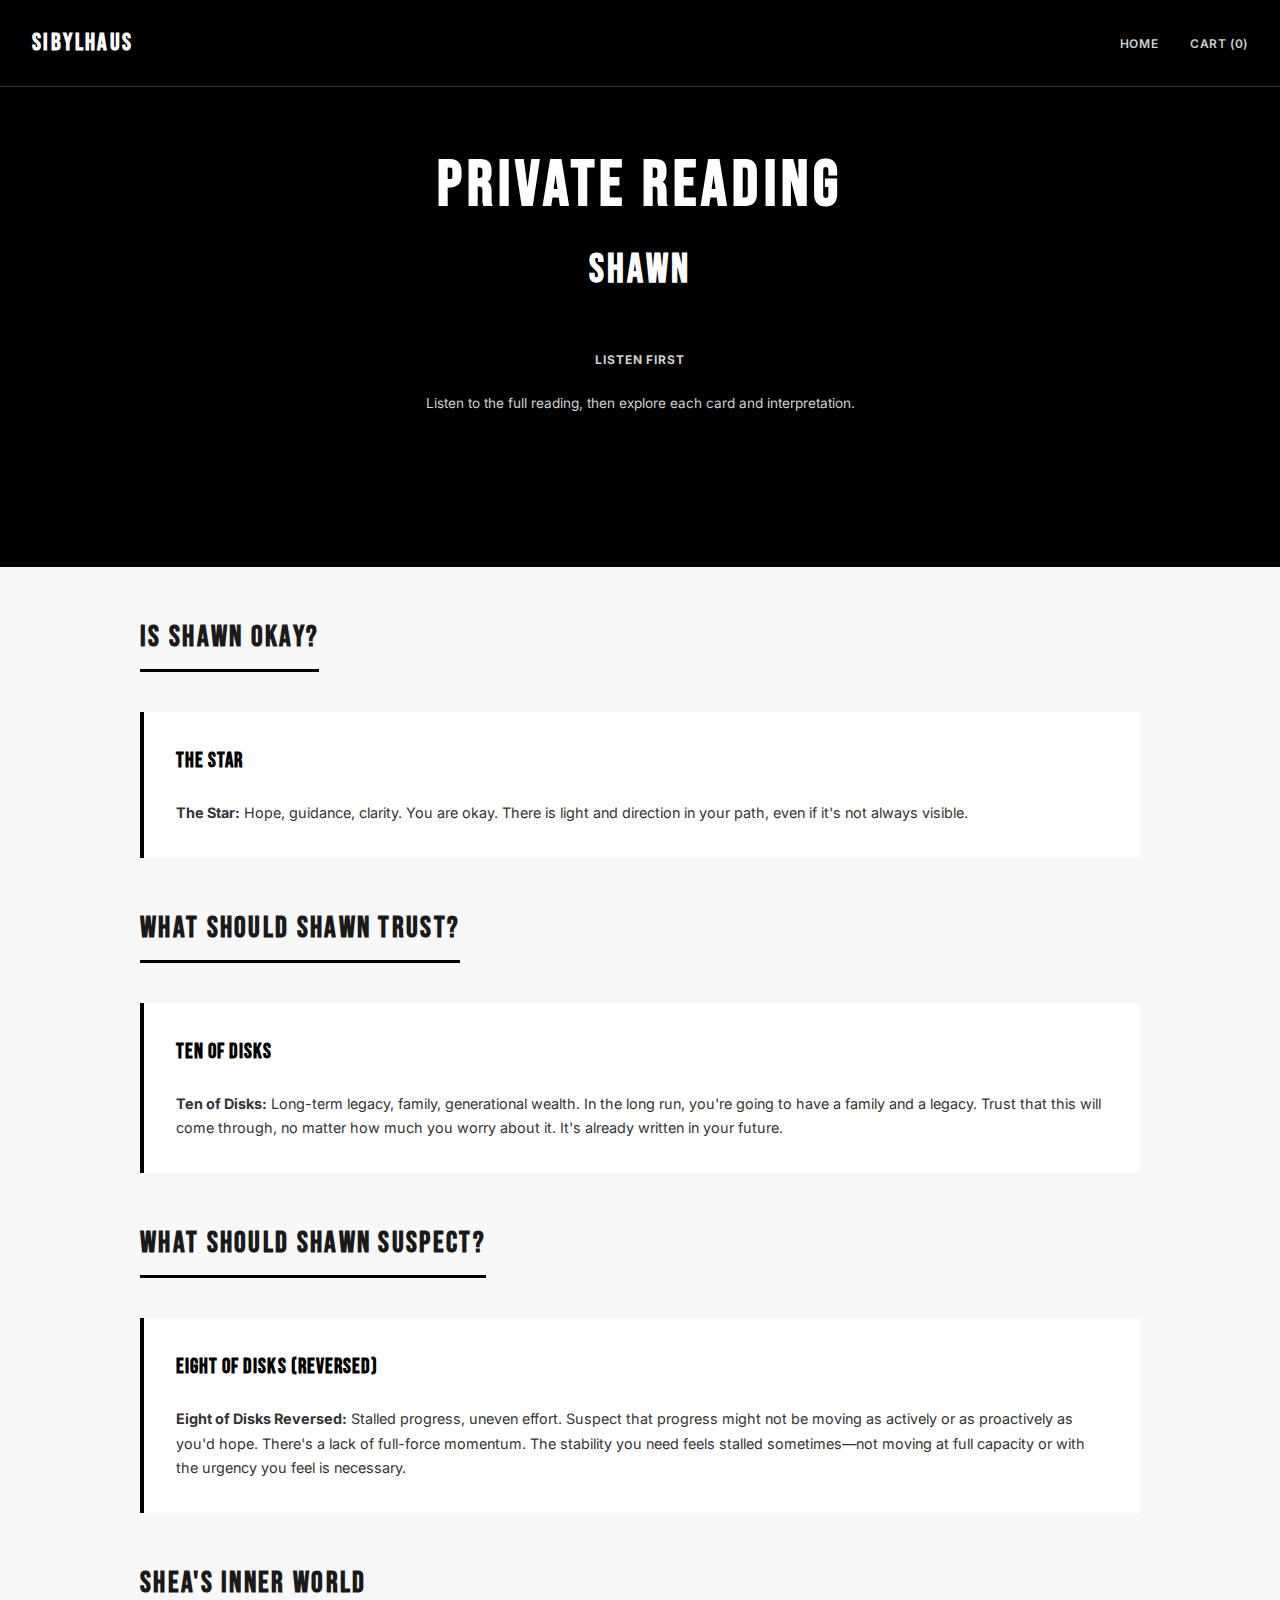
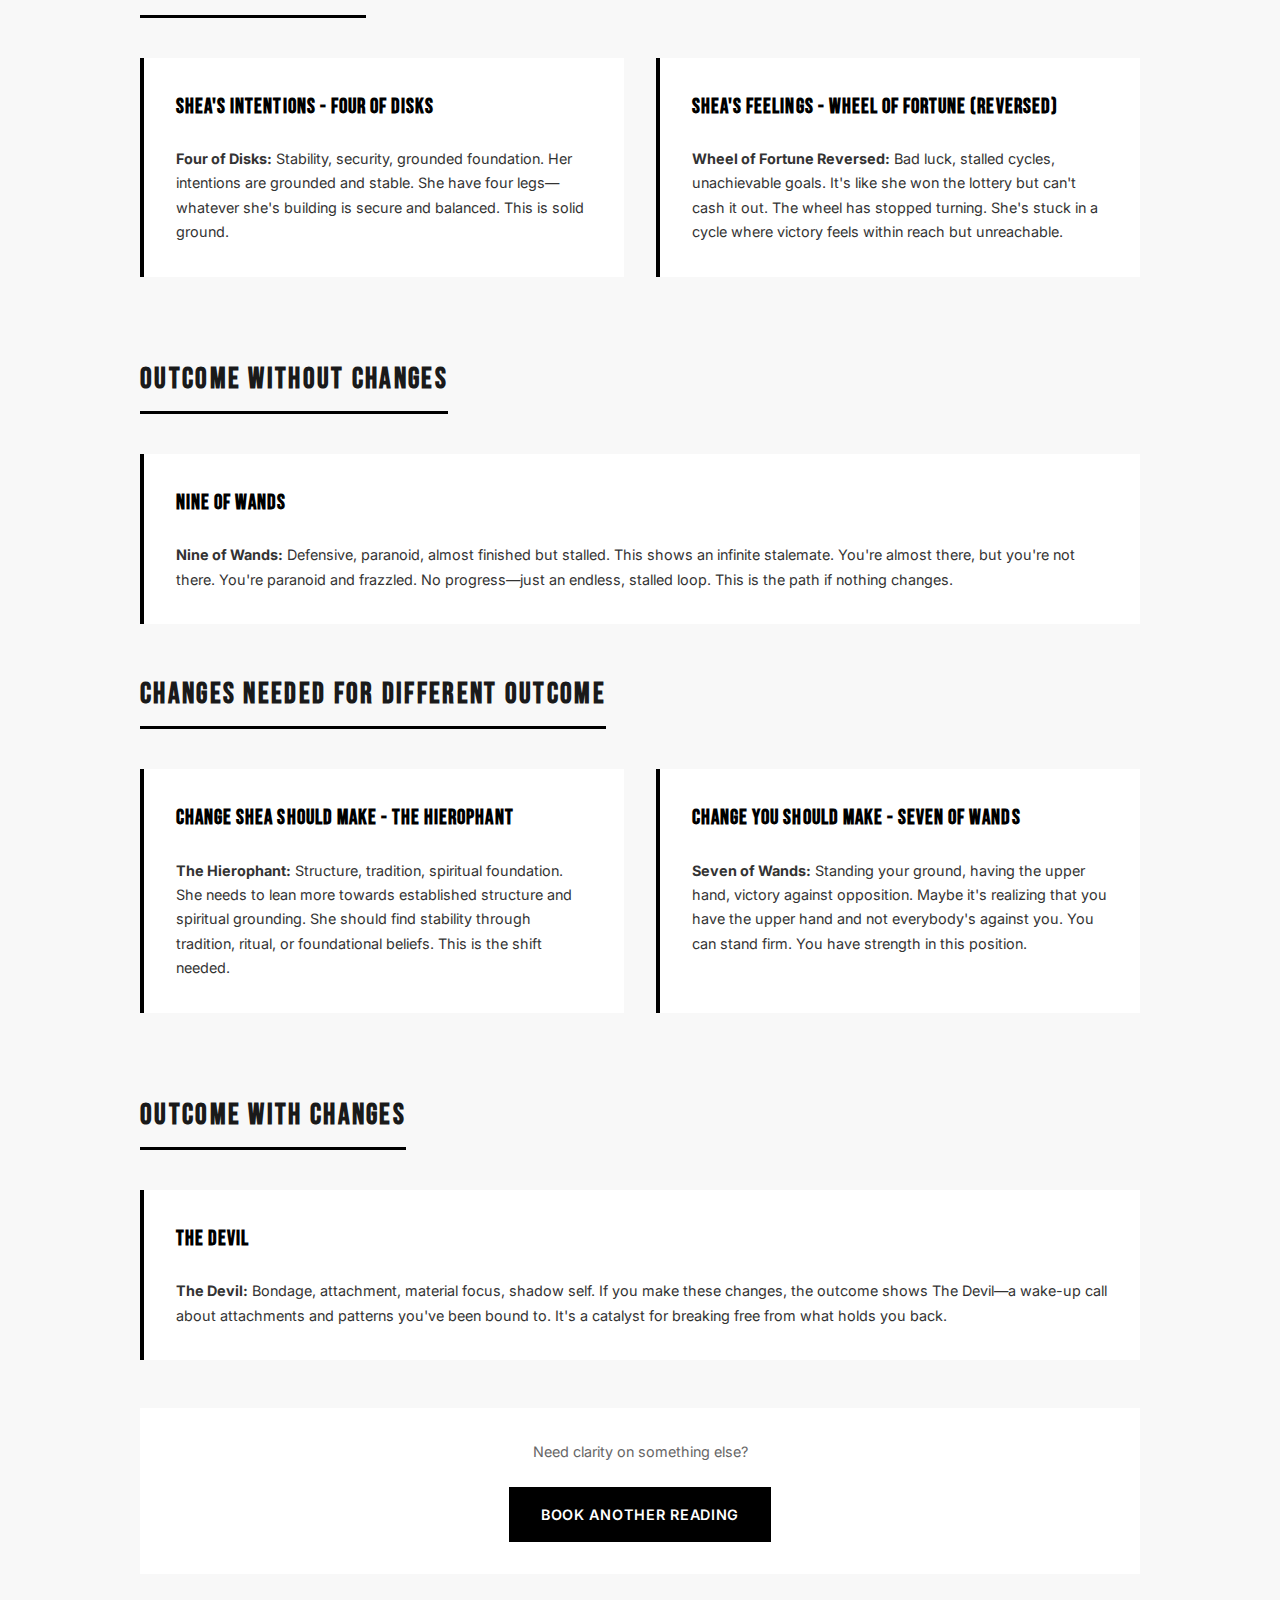
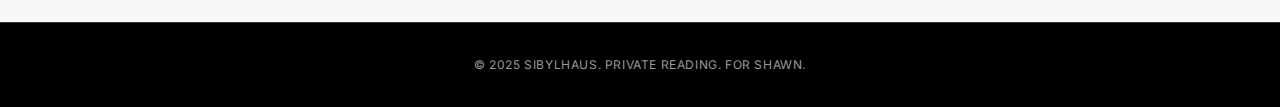
<file: shawn/index.html>
<!DOCTYPE html>
<html lang="en">
<head>
    <meta charset="UTF-8">
    <meta name="viewport" content="width=device-width, initial-scale=1.0">
    <title>Sibylhaus | Private Reading for Shawn</title>
    <link href="https://fonts.googleapis.com/css2?family=Bebas+Neue&family=Inter:wght@300;400;600;700&display=swap" rel="stylesheet">
    <style>
        * {
            margin: 0;
            padding: 0;
            box-sizing: border-box;
        }

        body {
            font-family: 'Inter', sans-serif;
            background-color: #000000;
            color: #FFFFFF;
            line-height: 1.6;
        }

        header {
            display: flex;
            justify-content: space-between;
            align-items: center;
            padding: 1.5rem 2rem;
            background-color: #000000;
            border-bottom: 1px solid #333;
        }

        .logo {
            font-family: 'Bebas Neue', sans-serif;
            font-size: 1.5rem;
            font-weight: 700;
            letter-spacing: 0.1em;
            color: #FFFFFF;
        }

        .nav {
            display: flex;
            gap: 2rem;
            font-size: 0.75rem;
            letter-spacing: 0.05em;
            font-weight: 600;
        }

        .nav a {
            color: #D0D0D0;
            text-decoration: none;
            transition: color 0.3s;
        }

        .nav a:hover {
            color: #FFFFFF;
        }

        .hero {
            background-color: #000000;
            padding: 4rem 2rem;
            text-align: center;
            min-height: 50vh;
            display: flex;
            flex-direction: column;
            justify-content: center;
            align-items: center;
        }

        .hero h1 {
            font-family: 'Bebas Neue', sans-serif;
            font-size: 4rem;
            font-weight: 700;
            letter-spacing: 0.08em;
            margin-bottom: 1rem;
            line-height: 1.1;
            text-transform: uppercase;
        }

        .hero h2 {
            font-family: 'Bebas Neue', sans-serif;
            font-size: 2.5rem;
            font-weight: 700;
            letter-spacing: 0.08em;
            margin-bottom: 1rem;
            text-transform: uppercase;
        }

        .hero p {
            font-size: 0.95rem;
            color: #D0D0D0;
            margin-bottom: 2rem;
            max-width: 600px;
        }

        .audio-player-container {
            background-color: #000000;
            padding: 2rem;
            text-align: center;
            margin-bottom: 2rem;
        }

        .audio-label {
            font-size: 0.75rem;
            letter-spacing: 0.08em;
            font-weight: 700;
            text-transform: uppercase;
            margin-bottom: 1.5rem;
            color: #D0D0D0;
        }

        audio {
            width: 100%;
            max-width: 400px;
            height: 40px;
        }

        .content-area {
            background-color: #F8F8F8;
            color: #1a1a1a;
            padding: 3rem 2rem;
        }

        .container {
            max-width: 1000px;
            margin: 0 auto;
        }

        section {
            margin-bottom: 3rem;
        }

        section h2 {
            font-family: 'Bebas Neue', sans-serif;
            font-size: 1.8rem;
            font-weight: 700;
            letter-spacing: 0.08em;
            text-transform: uppercase;
            margin-bottom: 1rem;
            padding-bottom: 0.5rem;
            border-bottom: 3px solid #000;
            display: inline-block;
        }

        .section-content {
            margin-top: 1.5rem;
        }

        .grid-2 {
            display: grid;
            grid-template-columns: 1fr 1fr;
            gap: 2rem;
            margin-top: 1.5rem;
        }

        .grid-3 {
            display: grid;
            grid-template-columns: 1fr 1fr 1fr;
            gap: 2rem;
            margin-top: 1.5rem;
        }

        .card-with-image {
            background-color: #FFFFFF;
            padding: 2rem;
            border-left: 4px solid #000;
            margin-bottom: 2rem;
        }

        .card-with-image h3 {
            font-family: 'Bebas Neue', sans-serif;
            font-size: 1.3rem;
            font-weight: 700;
            letter-spacing: 0.05em;
            text-transform: uppercase;
            margin-bottom: 1.5rem;
            color: #000;
        }

        .card-image {
            width: 100%;
            max-width: 600px;
            height: auto;
            margin-bottom: 1.5rem;
            display: block;
            border-radius: 4px;
        }

        .card-audio {
            background-color: #f5f5f5;
            padding: 1rem;
            border-radius: 8px;
            margin-top: 1rem;
        }

        .card-audio label {
            display: block;
            font-size: 0.75rem;
            letter-spacing: 0.05em;
            font-weight: 600;
            text-transform: uppercase;
            color: #666;
            margin-bottom: 0.75rem;
        }

        .card-audio audio {
            width: 100%;
            height: 32px;
        }

        .card-text {
            font-size: 0.9rem;
            line-height: 1.7;
            color: #333;
        }

        .cta-section {
            text-align: center;
            padding: 2rem;
            background-color: #FFFFFF;
            margin-top: 2rem;
        }

        .cta-section p {
            font-size: 0.9rem;
            color: #666;
            margin-bottom: 1.5rem;
        }

        .cta-button {
            display: inline-block;
            background-color: #000;
            color: #fff;
            padding: 1rem 2rem;
            font-family: 'Inter', sans-serif;
            font-size: 0.9rem;
            font-weight: 600;
            letter-spacing: 0.05em;
            text-transform: uppercase;
            text-decoration: none;
            transition: all 0.3s ease;
        }

        .cta-button:hover {
            background-color: #333;
        }

        footer {
            background-color: #000000;
            text-align: center;
            padding: 2rem;
            border-top: 1px solid #333;
            font-size: 0.75rem;
            color: #999;
            letter-spacing: 0.05em;
            text-transform: uppercase;
        }

        @media (max-width: 768px) {
            .hero h1 {
                font-size: 2.5rem;
            }

            .hero h2 {
                font-size: 1.5rem;
            }

            .grid-2,
            .grid-3 {
                grid-template-columns: 1fr;
            }

            header {
                flex-direction: column;
                gap: 1rem;
            }

            .nav {
                gap: 1rem;
                font-size: 0.65rem;
            }

            .content-area {
                padding: 2rem 1rem;
            }

            section h2 {
                font-size: 1.3rem;
            }

            .card-image {
                max-width: 100%;
            }
        }
    </style>
</head>
<body>
    <header>
        <div class="logo">SIBYLHAUS</div>
        <nav class="nav">
            <a href="/">HOME</a>
            <a href="#">CART (0)</a>
        </nav>
    </header>

    <div class="hero">
        <h1>PRIVATE READING</h1>
        <h2>Shawn</h2>
        
        <div class="audio-player-container">
            <div class="audio-label">LISTEN FIRST</div>
            <p style="font-size: 0.85rem; color: #D0D0D0; margin-bottom: 1.5rem;">Listen to the full reading, then explore each card and interpretation.</p>
        </div>
    </div>

    <div class="content-area">
        <div class="container">
            <!-- IS Shawn OKAY -->
            <section>
                <h2>IS SHAWN OKAY?</h2>
                <div class="section-content">
                    <div class="card-with-image">
                        <h3>The Star</h3>
                        <p class="card-text"><strong>The Star:</strong> Hope, guidance, clarity. You are okay. There is light and direction in your path, even if it's not always visible.</p>
                    </div>
                </div>
            </section>

            <!-- WHAT SHOULD Shawn TRUST -->
            <section>
                <h2>WHAT SHOULD SHAWN TRUST?</h2>
                <div class="section-content">
                    <div class="card-with-image">
                        <h3>Ten of Disks</h3>
                        <p class="card-text"><strong>Ten of Disks:</strong> Long-term legacy, family, generational wealth. In the long run, you're going to have a family and a legacy. Trust that this will come through, no matter how much you worry about it. It's already written in your future.</p>
                    </div>
                </div>
            </section>

            <!-- WHAT SHOULD Shawn SUSPECT -->
            <section>
                <h2>WHAT SHOULD SHAWN SUSPECT?</h2>
                <div class="section-content">
                    <div class="card-with-image">
                        <h3>Eight of Disks (Reversed)</h3>
                        <p class="card-text"><strong>Eight of Disks Reversed:</strong> Stalled progress, uneven effort. Suspect that progress might not be moving as actively or as proactively as you'd hope. There's a lack of full-force momentum. The stability you need feels stalled sometimes—not moving at full capacity or with the urgency you feel is necessary.</p>
                    </div>
                </div>
            </section>

            <!-- SHAWN'S INTENTIONS & FEELINGS -->
            <section>
                <h2>SHEA'S INNER WORLD</h2>
                <div class="grid-2 section-content">
                    <div class="card-with-image">
                        <h3>Shea's Intentions - Four of Disks</h3>
                        <p class="card-text"><strong>Four of Disks:</strong> Stability, security, grounded foundation. Her intentions are grounded and stable. She have four legs—whatever she's building is secure and balanced. This is solid ground.</p>
                    </div>
                    <div class="card-with-image">
                        <h3>Shea's Feelings - Wheel of Fortune (Reversed)</h3>
                        <p class="card-text"><strong>Wheel of Fortune Reversed:</strong> Bad luck, stalled cycles, unachievable goals. It's like she won the lottery but can't cash it out. The wheel has stopped turning. She's stuck in a cycle where victory feels within reach but unreachable.</p>
                    </div>
                </div>
            </section>

            <!-- OUTCOME WITHOUT CHANGES -->
            <section>
                <h2>OUTCOME WITHOUT CHANGES</h2>
                <div class="section-content">
                    <div class="card-with-image">
                        <h3>Nine of Wands</h3>
                        <p class="card-text"><strong>Nine of Wands:</strong> Defensive, paranoid, almost finished but stalled. This shows an infinite stalemate. You're almost there, but you're not there. You're paranoid and frazzled. No progress—just an endless, stalled loop. This is the path if nothing changes.</p>
                    </div>
                </div>
            </section>

            <!-- CHANGES NEEDED -->
            <section>
                <h2>CHANGES NEEDED FOR DIFFERENT OUTCOME</h2>
                <div class="grid-2 section-content">
                    <div class="card-with-image">
                        <h3>Change Shea Should Make - The Hierophant</h3>
                        <p class="card-text"><strong>The Hierophant:</strong> Structure, tradition, spiritual foundation. She needs to lean more towards established structure and spiritual grounding. She should find stability through tradition, ritual, or foundational beliefs. This is the shift needed.</p>
                    </div>
                    <div class="card-with-image">
                        <h3>Change You Should Make - Seven of Wands</h3>
                        <p class="card-text"><strong>Seven of Wands:</strong> Standing your ground, having the upper hand, victory against opposition. Maybe it's realizing that you have the upper hand and not everybody's against you. You can stand firm. You have strength in this position.</p>
                    </div>
                </div>
            </section>

            <!-- OUTCOME WITH CHANGES -->
            <section>
                <h2>OUTCOME WITH CHANGES</h2>
                <div class="section-content">
                    <div class="card-with-image">
                        <h3>The Devil</h3>
                        <p class="card-text"><strong>The Devil:</strong> Bondage, attachment, material focus, shadow self. If you make these changes, the outcome shows The Devil—a wake-up call about attachments and patterns you've been bound to. It's a catalyst for breaking free from what holds you back.</p>
                    </div>
                </div>
            </section>

            <!-- CTA -->
            <div class="cta-section">
                <p>Need clarity on something else?</p>
                <a href="https://www.etsy.com/shop/Sibylhaus" class="cta-button" target="_blank">Book Another Reading</a>
            </div>
        </div>
    </div>

    <footer>
        <p>&copy; 2025 Sibylhaus. Private reading. For Shawn.</p>
    </footer>
</body>
</html>
</file>
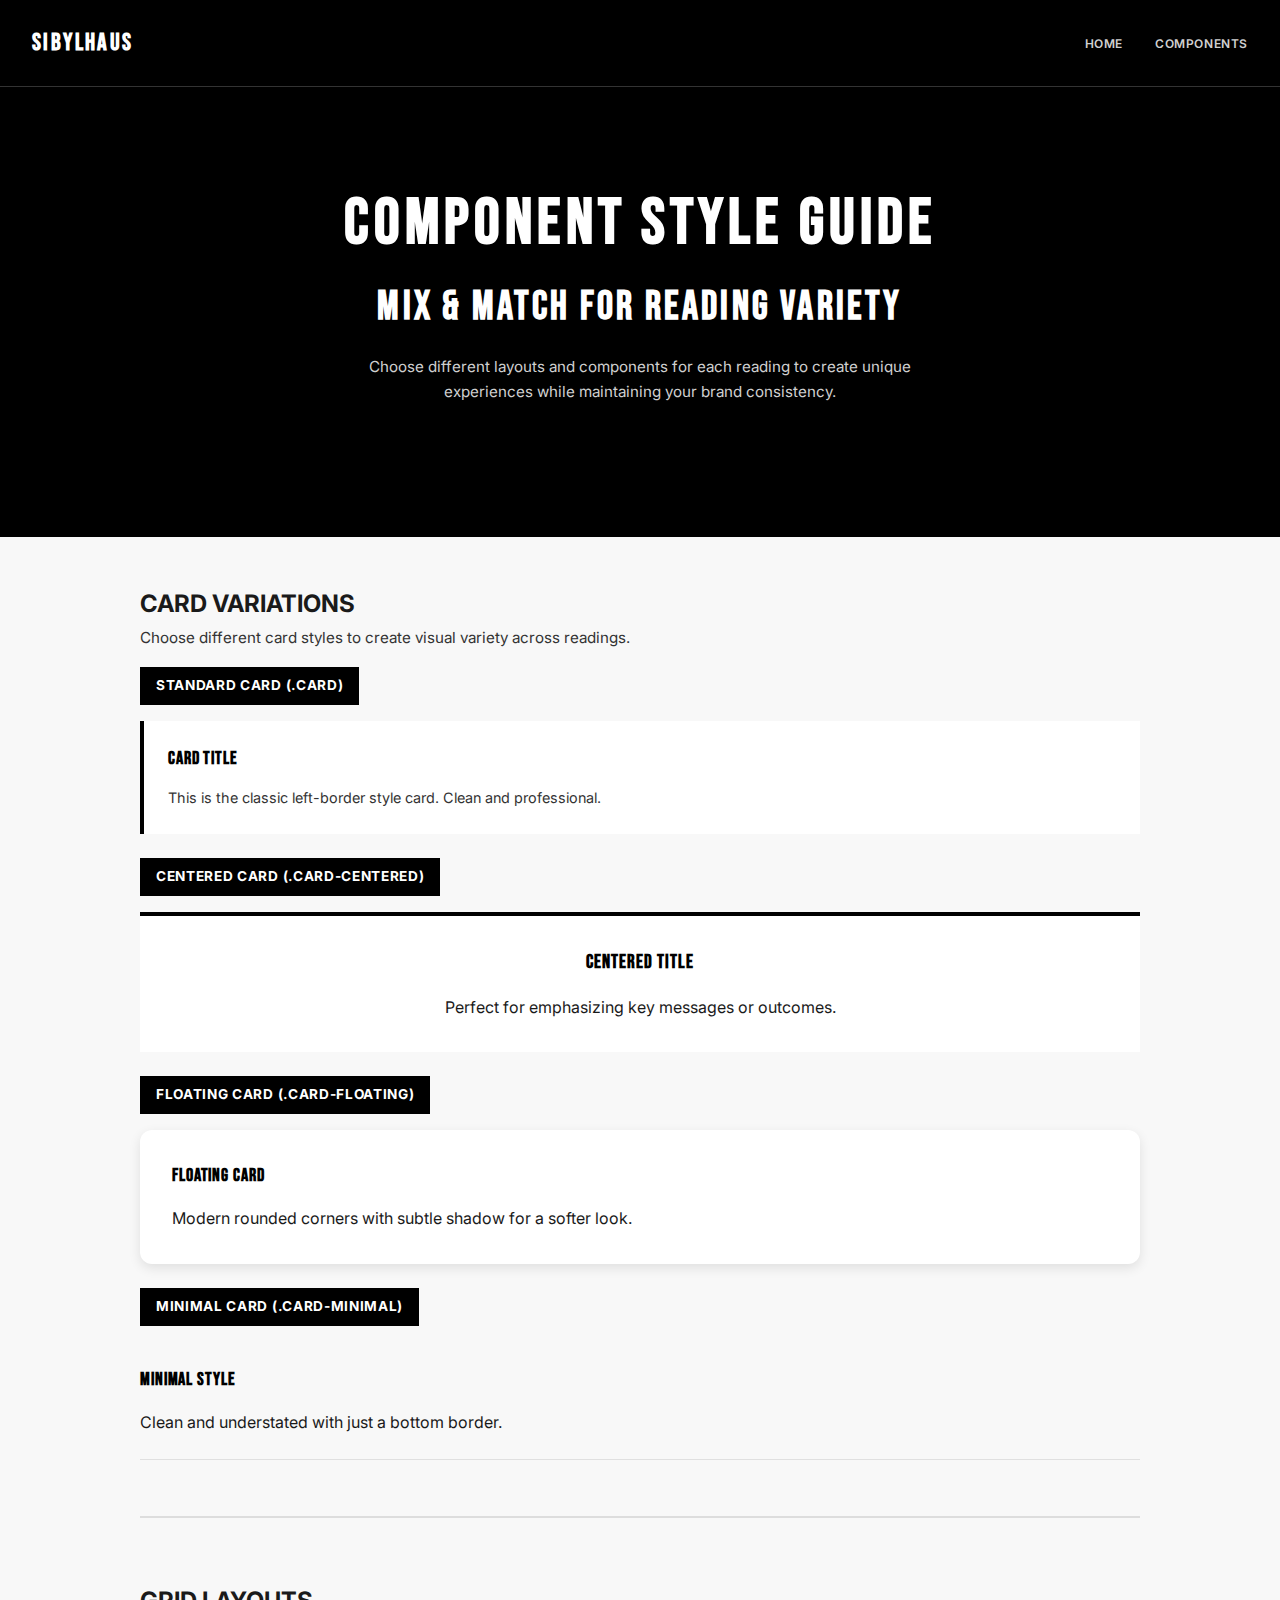
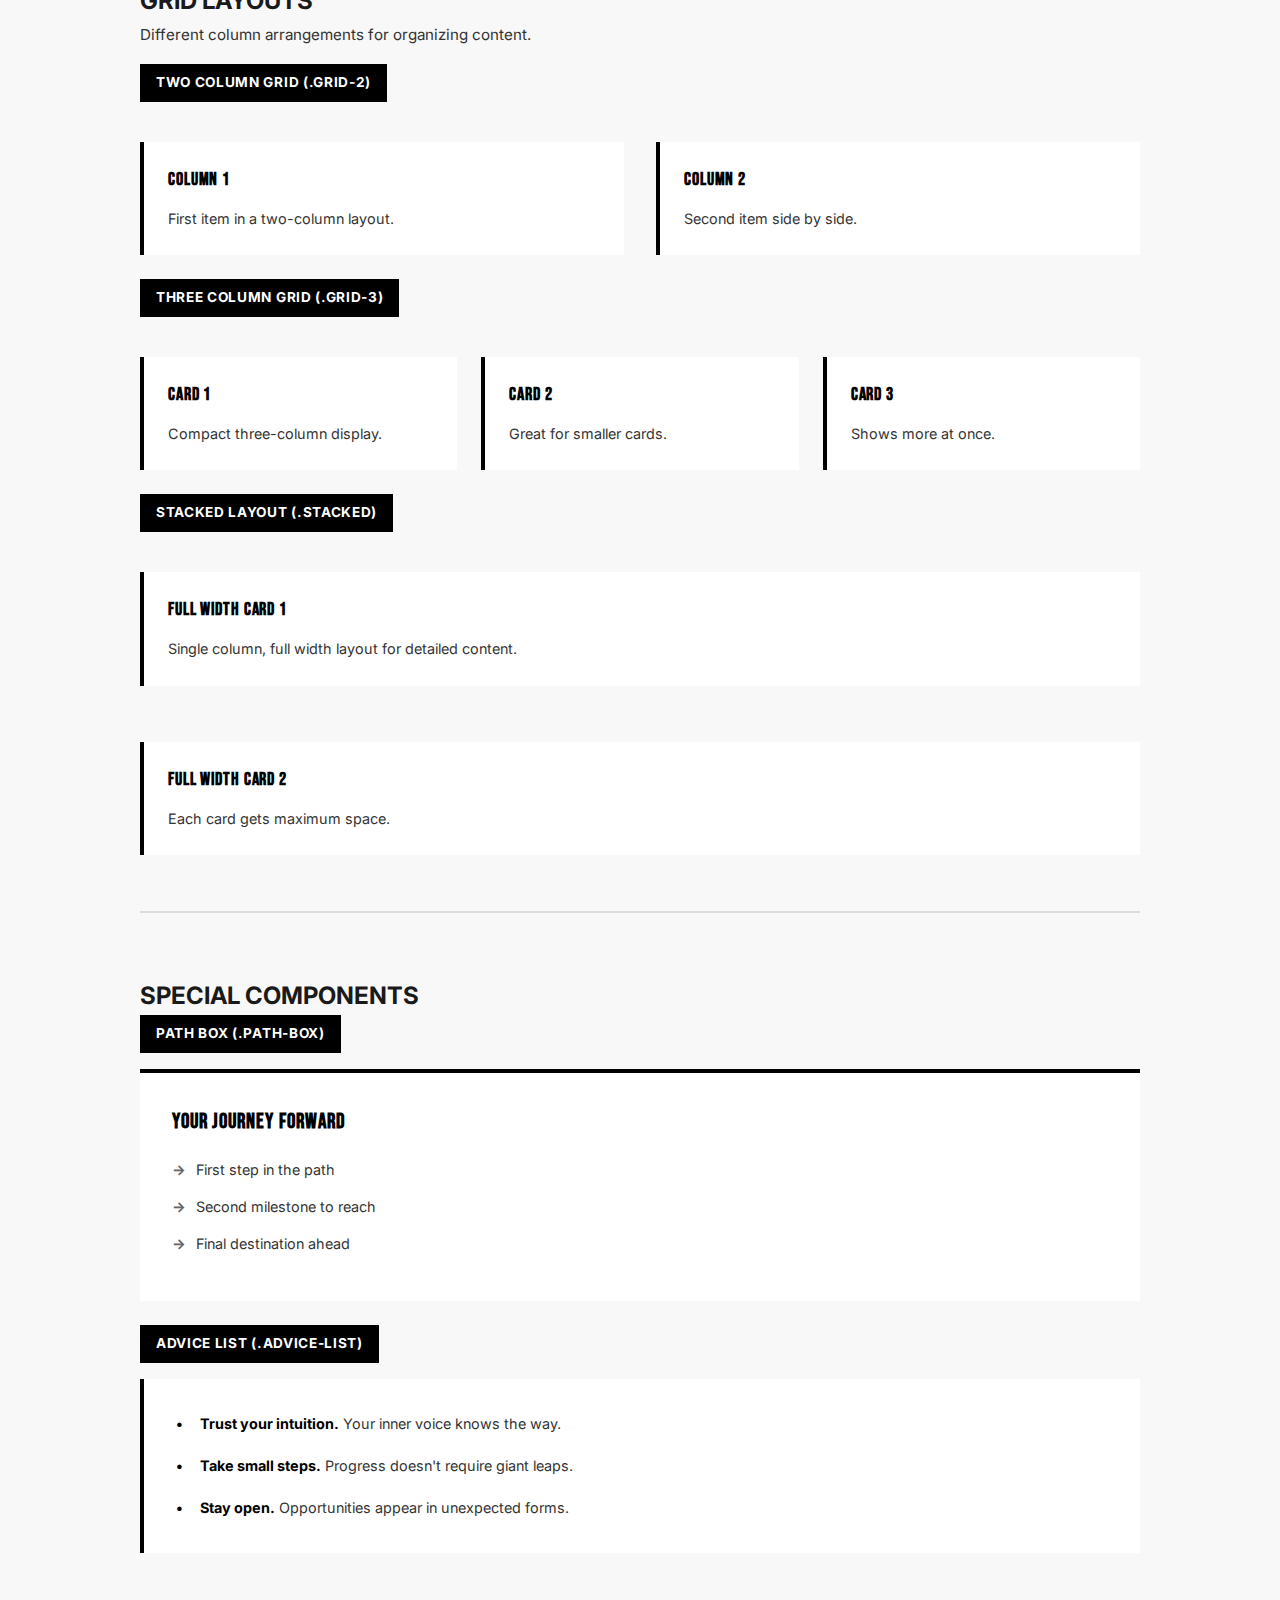
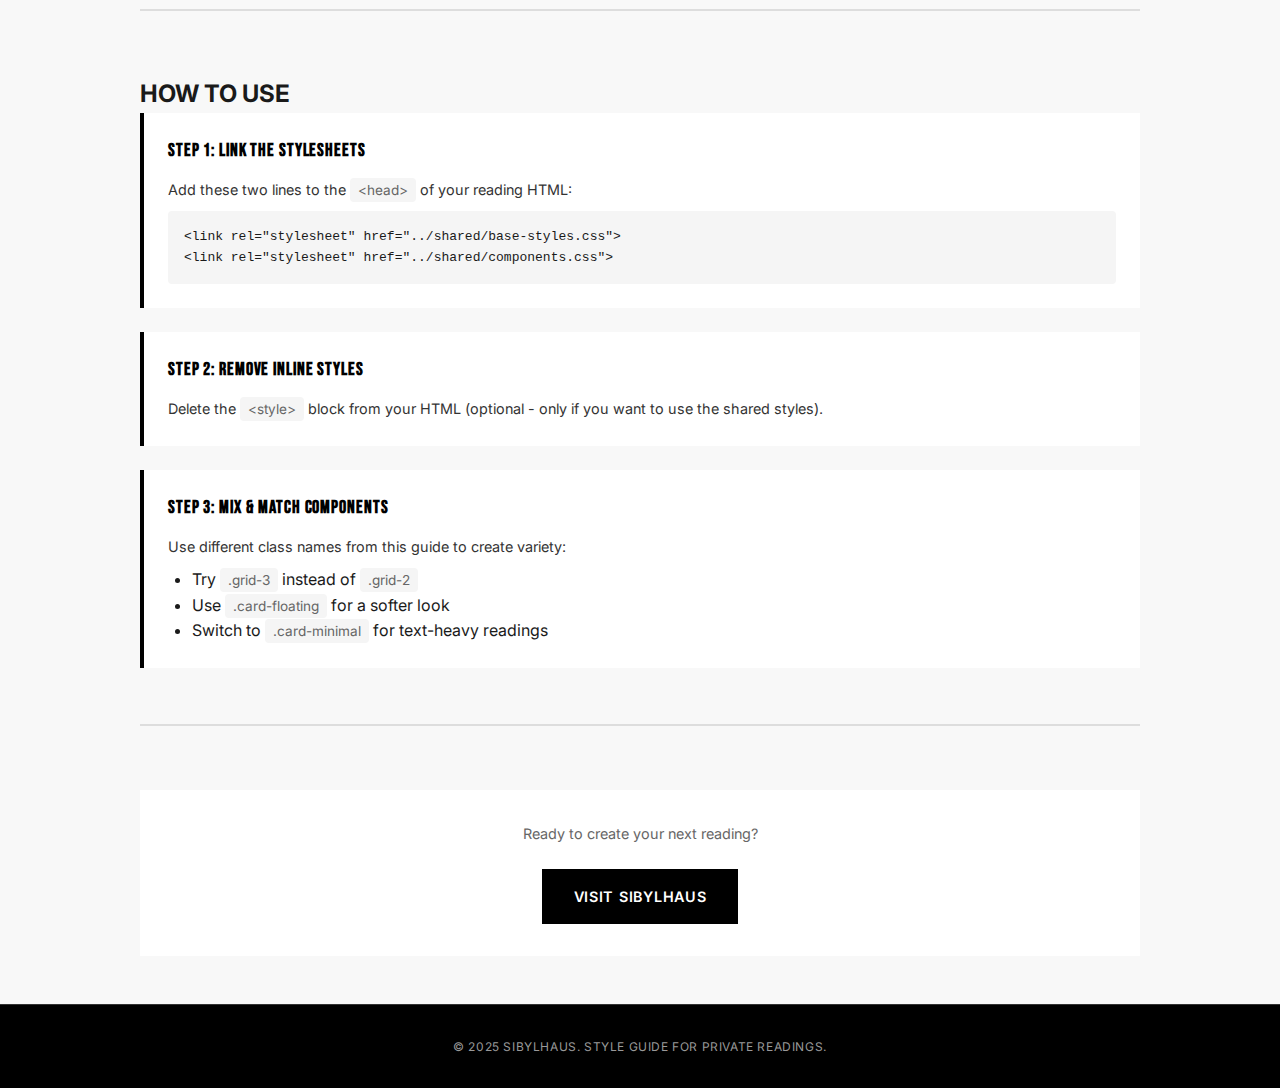
<file: shared/style-guide.html>
<!DOCTYPE html>
<html lang="en">
<head>
  <meta charset="UTF-8">
  <meta name="viewport" content="width=device-width, initial-scale=1.0">
  <title>Sibylhaus | Component Style Guide</title>
  <link rel="stylesheet" href="base-styles.css">
  <link rel="stylesheet" href="components.css">
  <style>
    .demo-section {
      margin-bottom: 4rem;
      padding-bottom: 2rem;
      border-bottom: 2px solid #ddd;
    }
    .demo-label {
      background: #000;
      color: #fff;
      padding: 0.5rem 1rem;
      font-size: 0.85rem;
      font-weight: 700;
      letter-spacing: 0.05em;
      text-transform: uppercase;
      margin-bottom: 1rem;
      display: inline-block;
    }
    .component-name {
      font-family: 'Inter', monospace;
      background: #f5f5f5;
      padding: 0.25rem 0.5rem;
      font-size: 0.85rem;
      color: #666;
      border-radius: 4px;
    }
  </style>
</head>
<body>
  <header>
    <div class="logo">SIBYLHAUS</div>
    <nav class="nav">
      <a href="/">HOME</a>
      <a href="#components">COMPONENTS</a>
    </nav>
  </header>

  <div class="hero">
    <h1>COMPONENT STYLE GUIDE</h1>
    <h2>Mix & Match for Reading Variety</h2>
    <p>Choose different layouts and components for each reading to create unique experiences while maintaining your brand consistency.</p>
  </div>

  <div class="content-area">
    <div class="container">
      
      <!-- CARD VARIATIONS -->
      <div class="demo-section">
        <h2>CARD VARIATIONS</h2>
        <p class="pattern-text">Choose different card styles to create visual variety across readings.</p>
        
        <div class="demo-label">Standard Card (.card)</div>
        <div class="card">
          <h3>Card Title</h3>
          <p>This is the classic left-border style card. Clean and professional.</p>
        </div>

        <div class="demo-label">Centered Card (.card-centered)</div>
        <div class="card-centered">
          <h3>Centered Title</h3>
          <p>Perfect for emphasizing key messages or outcomes.</p>
        </div>

        <div class="demo-label">Floating Card (.card-floating)</div>
        <div class="card-floating">
          <h3>Floating Card</h3>
          <p>Modern rounded corners with subtle shadow for a softer look.</p>
        </div>

        <div class="demo-label">Minimal Card (.card-minimal)</div>
        <div class="card-minimal">
          <h3>Minimal Style</h3>
          <p>Clean and understated with just a bottom border.</p>
        </div>
      </div>

      <!-- GRID LAYOUTS -->
      <div class="demo-section">
        <h2>GRID LAYOUTS</h2>
        <p class="pattern-text">Different column arrangements for organizing content.</p>
        
        <div class="demo-label">Two Column Grid (.grid-2)</div>
        <div class="grid-2">
          <div class="card">
            <h3>Column 1</h3>
            <p>First item in a two-column layout.</p>
          </div>
          <div class="card">
            <h3>Column 2</h3>
            <p>Second item side by side.</p>
          </div>
        </div>

        <div class="demo-label">Three Column Grid (.grid-3)</div>
        <div class="grid-3">
          <div class="card">
            <h3>Card 1</h3>
            <p>Compact three-column display.</p>
          </div>
          <div class="card">
            <h3>Card 2</h3>
            <p>Great for smaller cards.</p>
          </div>
          <div class="card">
            <h3>Card 3</h3>
            <p>Shows more at once.</p>
          </div>
        </div>

        <div class="demo-label">Stacked Layout (.stacked)</div>
        <div class="stacked">
          <div class="card">
            <h3>Full Width Card 1</h3>
            <p>Single column, full width layout for detailed content.</p>
          </div>
          <div class="card">
            <h3>Full Width Card 2</h3>
            <p>Each card gets maximum space.</p>
          </div>
        </div>
      </div>

      <!-- SPECIAL COMPONENTS -->
      <div class="demo-section">
        <h2>SPECIAL COMPONENTS</h2>
        
        <div class="demo-label">Path Box (.path-box)</div>
        <div class="path-box">
          <h3>Your Journey Forward</h3>
          <ul>
            <li>First step in the path</li>
            <li>Second milestone to reach</li>
            <li>Final destination ahead</li>
          </ul>
        </div>

        <div class="demo-label">Advice List (.advice-list)</div>
        <div class="advice-list">
          <ul>
            <li><strong>Trust your intuition.</strong> Your inner voice knows the way.</li>
            <li><strong>Take small steps.</strong> Progress doesn't require giant leaps.</li>
            <li><strong>Stay open.</strong> Opportunities appear in unexpected forms.</li>
          </ul>
        </div>
      </div>

      <!-- USAGE GUIDE -->
      <div class="demo-section">
        <h2>HOW TO USE</h2>
        <div class="card">
          <h3>Step 1: Link the Stylesheets</h3>
          <p>Add these two lines to the <span class="component-name">&lt;head&gt;</span> of your reading HTML:</p>
          <pre style="background: #f5f5f5; padding: 1rem; margin-top: 0.5rem; border-radius: 4px; overflow-x: auto;"><code>&lt;link rel="stylesheet" href="../shared/base-styles.css"&gt;
&lt;link rel="stylesheet" href="../shared/components.css"&gt;</code></pre>
        </div>

        <div class="card">
          <h3>Step 2: Remove Inline Styles</h3>
          <p>Delete the <span class="component-name">&lt;style&gt;</span> block from your HTML (optional - only if you want to use the shared styles).</p>
        </div>

        <div class="card">
          <h3>Step 3: Mix & Match Components</h3>
          <p>Use different class names from this guide to create variety:</p>
          <ul style="margin-top: 0.5rem; padding-left: 1.5rem;">
            <li>Try <span class="component-name">.grid-3</span> instead of <span class="component-name">.grid-2</span></li>
            <li>Use <span class="component-name">.card-floating</span> for a softer look</li>
            <li>Switch to <span class="component-name">.card-minimal</span> for text-heavy readings</li>
          </ul>
        </div>
      </div>

      <!-- CTA -->
      <div class="cta-section">
        <p>Ready to create your next reading?</p>
        <a href="https://www.etsy.com/shop/Sibylhaus" class="cta-button" target="_blank">Visit Sibylhaus</a>
      </div>

    </div>
  </div>

  <footer>
    <p>© 2025 Sibylhaus. Style Guide for Private Readings.</p>
  </footer>
</body>
</html>
</file>
<file: shared/base-styles.css>
/* ==========================================
   SIBYLHAUS BASE STYLES
   Core brand styles for all readings
   ========================================== */

/* === FONTS === */
@import url('https://fonts.googleapis.com/css2?family=Bebas+Neue&family=Inter:wght@300;400;600;700&display=swap');

/* === RESET === */
* {
  margin: 0;
  padding: 0;
  box-sizing: border-box;
}

/* === BODY === */
body {
  font-family: 'Inter', sans-serif;
  background-color: #000000;
  color: #FFFFFF;
  line-height: 1.6;
}

/* === HEADER === */
header {
  display: flex;
  justify-content: space-between;
  align-items: center;
  padding: 1.5rem 2rem;
  background-color: #000000;
  border-bottom: 1px solid #333;
}

.logo {
  font-family: 'Bebas Neue', sans-serif;
  font-size: 1.5rem;
  font-weight: 700;
  letter-spacing: 0.1em;
  color: #FFFFFF;
}

.nav {
  display: flex;
  gap: 2rem;
  font-size: 0.75rem;
  letter-spacing: 0.05em;
  font-weight: 600;
}

.nav a {
  color: #D0D0D0;
  text-decoration: none;
  transition: color 0.3s;
}

.nav a:hover {
  color: #FFFFFF;
}

/* === HERO SECTION === */
.hero {
  background-color: #000000;
  padding: 4rem 2rem;
  text-align: center;
  min-height: 50vh;
  display: flex;
  flex-direction: column;
  justify-content: center;
  align-items: center;
}

.hero h1 {
  font-family: 'Bebas Neue', sans-serif;
  font-size: 4rem;
  font-weight: 700;
  letter-spacing: 0.08em;
  margin-bottom: 1rem;
  line-height: 1.1;
  text-transform: uppercase;
}

.hero h2 {
  font-family: 'Bebas Neue', sans-serif;
  font-size: 2.5rem;
  font-weight: 700;
  letter-spacing: 0.08em;
  margin-bottom: 1rem;
  text-transform: uppercase;
}

.hero p {
  font-size: 0.95rem;
  color: #D0D0D0;
  margin-bottom: 2rem;
  max-width: 600px;
}

/* === AUDIO PLAYER === */
.audio-player-container {
  background-color: #000000;
  padding: 2rem;
  text-align: center;
  margin-bottom: 2rem;
}

.audio-label {
  font-size: 0.75rem;
  letter-spacing: 0.08em;
  font-weight: 700;
  text-transform: uppercase;
  margin-bottom: 1.5rem;
  color: #D0D0D0;
}

audio {
  width: 100%;
  max-width: 400px;
  height: 40px;
}

/* === CONTENT AREA === */
.content-area {
  background-color: #F8F8F8;
  color: #1a1a1a;
  padding: 3rem 2rem;
}

.container {
  max-width: 1000px;
  margin: 0 auto;
}

/* === SECTION HEADERS === */
section {
  margin-bottom: 3rem;
}

section h2 {
  font-family: 'Bebas Neue', sans-serif;
  font-size: 1.8rem;
  font-weight: 700;
  letter-spacing: 0.08em;
  text-transform: uppercase;
  margin-bottom: 1rem;
  padding-bottom: 0.5rem;
  border-bottom: 3px solid #000;
  display: inline-block;
}

.section-content {
  margin-top: 1.5rem;
}

/* === TYPOGRAPHY === */
.pattern-text {
  font-size: 0.95rem;
  line-height: 1.8;
  margin-bottom: 1rem;
  color: #333;
}

.pattern-text strong {
  font-weight: 700;
  color: #000;
}

/* === CTA SECTION === */
.cta-section {
  text-align: center;
  padding: 2rem;
  background-color: #FFFFFF;
  margin-top: 2rem;
}

.cta-section p {
  font-size: 0.9rem;
  color: #666;
  margin-bottom: 1.5rem;
}

.cta-button {
  display: inline-block;
  background-color: #000;
  color: #fff;
  padding: 1rem 2rem;
  font-family: 'Inter', sans-serif;
  font-size: 0.9rem;
  font-weight: 600;
  letter-spacing: 0.05em;
  text-transform: uppercase;
  text-decoration: none;
  transition: all 0.3s ease;
}

.cta-button:hover {
  background-color: #333;
}

/* === FOOTER === */
footer {
  background-color: #000000;
  text-align: center;
  padding: 2rem;
  border-top: 1px solid #333;
  font-size: 0.75rem;
  color: #999;
  letter-spacing: 0.05em;
  text-transform: uppercase;
}

/* === RESPONSIVE === */
@media (max-width: 768px) {
  .hero h1 {
    font-size: 2.5rem;
  }
  
  .hero h2 {
    font-size: 1.5rem;
  }
  
  header {
    flex-direction: column;
    gap: 1rem;
  }
  
  .nav {
    gap: 1rem;
    font-size: 0.65rem;
  }
  
  .content-area {
    padding: 2rem 1rem;
  }
  
  section h2 {
    font-size: 1.3rem;
  }
}
</file>
<file: shared/components.css>
/* ==========================================
   SIBYLHAUS COMPONENT LIBRARY
   Mix & match layouts for reading variety
   ========================================== */

/* ==========================================
   CARD VARIATIONS
   Choose different card styles per reading
   ========================================== */

/* === STANDARD CARD (Classic left-border) === */
.card {
  background-color: #FFFFFF;
  padding: 1.5rem;
  border-left: 4px solid #000;
  margin-bottom: 1.5rem;
}

.card h3 {
  font-family: 'Bebas Neue', sans-serif;
  font-size: 1.1rem;
  font-weight: 700;
  letter-spacing: 0.05em;
  text-transform: uppercase;
  margin-bottom: 0.8rem;
  color: #000;
}

.card p {
  font-size: 0.9rem;
  line-height: 1.7;
  color: #333;
}

/* === CARD WITH IMAGE (For tarot cards with images) === */
.card-with-image {
  background-color: #FFFFFF;
  padding: 2rem;
  border-left: 4px solid #000;
  margin-bottom: 2rem;
}

.card-with-image h3 {
  font-family: 'Bebas Neue', sans-serif;
  font-size: 1.3rem;
  font-weight: 700;
  letter-spacing: 0.05em;
  text-transform: uppercase;
  margin-bottom: 1.5rem;
  color: #000;
}

.card-image {
  width: 300px;
  height: 300px;
  display: block;
  margin-bottom: 1.5rem;
  border-radius: 8px;
  object-fit: contain;
  background-color: transparent;
  box-shadow: 0 10px 20px rgba(0, 0, 0, 0.45), 0 2px 6px rgba(0, 0, 0, 0.25);
}

.card-text {
  font-size: 0.9rem;
  line-height: 1.7;
  color: #333;
}

/* === CENTERED CARD === */
.card-centered {
  background-color: #FFFFFF;
  padding: 2rem;
  border-top: 4px solid #000;
  text-align: center;
  margin-bottom: 1.5rem;
}

.card-centered h3 {
  font-family: 'Bebas Neue', sans-serif;
  font-size: 1.2rem;
  font-weight: 700;
  letter-spacing: 0.05em;
  text-transform: uppercase;
  margin-bottom: 1rem;
  color: #000;
}

/* === FLOATING CARD === */
.card-floating {
  background-color: #FFFFFF;
  padding: 2rem;
  border-radius: 12px;
  box-shadow: 0 4px 12px rgba(0, 0, 0, 0.1);
  margin-bottom: 1.5rem;
}

.card-floating h3 {
  font-family: 'Bebas Neue', sans-serif;
  font-size: 1.1rem;
  font-weight: 700;
  letter-spacing: 0.05em;
  text-transform: uppercase;
  margin-bottom: 1rem;
  color: #000;
}

/* === MINIMAL CARD === */
.card-minimal {
  background-color: transparent;
  padding: 1.5rem 0;
  border-bottom: 1px solid #e0e0e0;
  margin-bottom: 1.5rem;
}

.card-minimal h3 {
  font-family: 'Bebas Neue', sans-serif;
  font-size: 1.1rem;
  font-weight: 700;
  letter-spacing: 0.05em;
  text-transform: uppercase;
  margin-bottom: 1rem;
  color: #000;
}

/* ==========================================
   GRID LAYOUTS
   Different column arrangements
   ========================================== */

/* === TWO COLUMN GRID === */
.grid-2 {
  display: grid;
  grid-template-columns: 1fr 1fr;
  gap: 2rem;
  margin-top: 1.5rem;
}

/* === THREE COLUMN GRID === */
.grid-3 {
  display: grid;
  grid-template-columns: repeat(3, 1fr);
  gap: 1.5rem;
  margin-top: 1.5rem;
}

/* === STACKED LAYOUT (Full width, single column) === */
.stacked {
  display: flex;
  flex-direction: column;
  gap: 2rem;
  margin-top: 1.5rem;
}

/* === ALTERNATING LAYOUT === */
.alternating {
  display: flex;
  flex-direction: column;
  gap: 2rem;
  margin-top: 1.5rem;
}

.alternating > :nth-child(odd) {
  margin-left: 0;
  margin-right: 2rem;
}

.alternating > :nth-child(even) {
  margin-left: 2rem;
  margin-right: 0;
}

/* === MASONRY-STYLE LAYOUT === */
.masonry {
  column-count: 2;
  column-gap: 2rem;
  margin-top: 1.5rem;
}

.masonry > * {
  break-inside: avoid;
  margin-bottom: 2rem;
}

/* ==========================================
   SPECIAL COMPONENTS
   Unique layout elements
   ========================================== */

/* === PATH BOX === */
.path-box {
  background-color: #FFFFFF;
  padding: 2rem;
  border-top: 4px solid #000;
  margin-bottom: 1.5rem;
}

.path-box h3 {
  font-family: 'Bebas Neue', sans-serif;
  font-size: 1.3rem;
  font-weight: 700;
  letter-spacing: 0.05em;
  text-transform: uppercase;
  margin-bottom: 1.2rem;
  color: #000;
}

.path-box ul {
  list-style: none;
  padding: 0;
}

.path-box li {
  font-size: 0.9rem;
  line-height: 1.7;
  margin-bottom: 0.8rem;
  padding-left: 1.5rem;
  position: relative;
  color: #333;
}

.path-box li:before {
  content: "→";
  position: absolute;
  left: 0;
  color: #666;
  font-weight: 700;
}

/* === ADVICE LIST === */
.advice-list {
  background-color: #FFFFFF;
  padding: 2rem;
  border-left: 4px solid #000;
  margin-bottom: 1.5rem;
}

.advice-list ul {
  list-style: none;
  padding: 0;
}

.advice-list li {
  font-size: 0.9rem;
  line-height: 1.8;
  margin-bottom: 1rem;
  padding-left: 1.5rem;
  position: relative;
  color: #333;
}

.advice-list li:before {
  content: "•";
  position: absolute;
  left: 0;
  color: #000;
  font-weight: 700;
}

.advice-list li:last-child {
  margin-bottom: 0;
}

.advice-list strong {
  font-weight: 700;
  color: #000;
}

/* === CARD AUDIO PLAYER === */
.card-audio {
  background-color: #f5f5f5;
  padding: 1rem;
  border-radius: 8px;
  margin-top: 1rem;
}

.card-audio label {
  display: block;
  font-size: 0.75rem;
  letter-spacing: 0.05em;
  font-weight: 600;
  text-transform: uppercase;
  color: #666;
  margin-bottom: 0.75rem;
}

.card-audio audio {
  width: 100%;
  height: 32px;
}

/* === TRANSCRIPT TOGGLE === */
.transcript-toggle {
  background: transparent;
  border: none;
  color: #000;
  font-weight: 700;
  cursor: pointer;
  padding: 0;
  margin-top: 0.5rem;
  text-decoration: underline;
  font-size: 0.85rem;
}

.transcript {
  background: #ffffff;
  color: #1a1a1a;
  padding: 1rem;
  border-radius: 6px;
  margin-top: 0.75rem;
  box-shadow: 0 4px 10px rgba(0, 0, 0, 0.08);
  font-size: 0.9rem;
  line-height: 1.7;
}

/* ==========================================
   IMAGE VARIATIONS
   Different ways to display card images
   ========================================== */

/* === LARGE IMAGE (300x300) === */
.card-image-large {
  width: 300px;
  height: 300px;
}

/* === MEDIUM IMAGE (250x250) === */
.card-image-medium {
  width: 250px;
  height: 250px;
}

/* === SMALL IMAGE (200x200) === */
.card-image-small {
  width: 200px;
  height: 200px;
}

/* === SIDE-BY-SIDE IMAGE & TEXT === */
.image-text-row {
  display: flex;
  gap: 2rem;
  align-items: flex-start;
}

.image-text-row .card-image {
  flex-shrink: 0;
}

.image-text-row .card-content {
  flex: 1;
}

/* ==========================================
   RESPONSIVE ADJUSTMENTS
   ========================================== */

@media (max-width: 768px) {
  .grid-2,
  .grid-3 {
    grid-template-columns: 1fr;
  }
  
  .masonry {
    column-count: 1;
  }
  
  .alternating > :nth-child(odd),
  .alternating > :nth-child(even) {
    margin-left: 0;
    margin-right: 0;
  }
  
  .card-image {
    width: 90%;
    height: auto;
    aspect-ratio: 1;
  }
  
  .image-text-row {
    flex-direction: column;
  }
}
</file>
